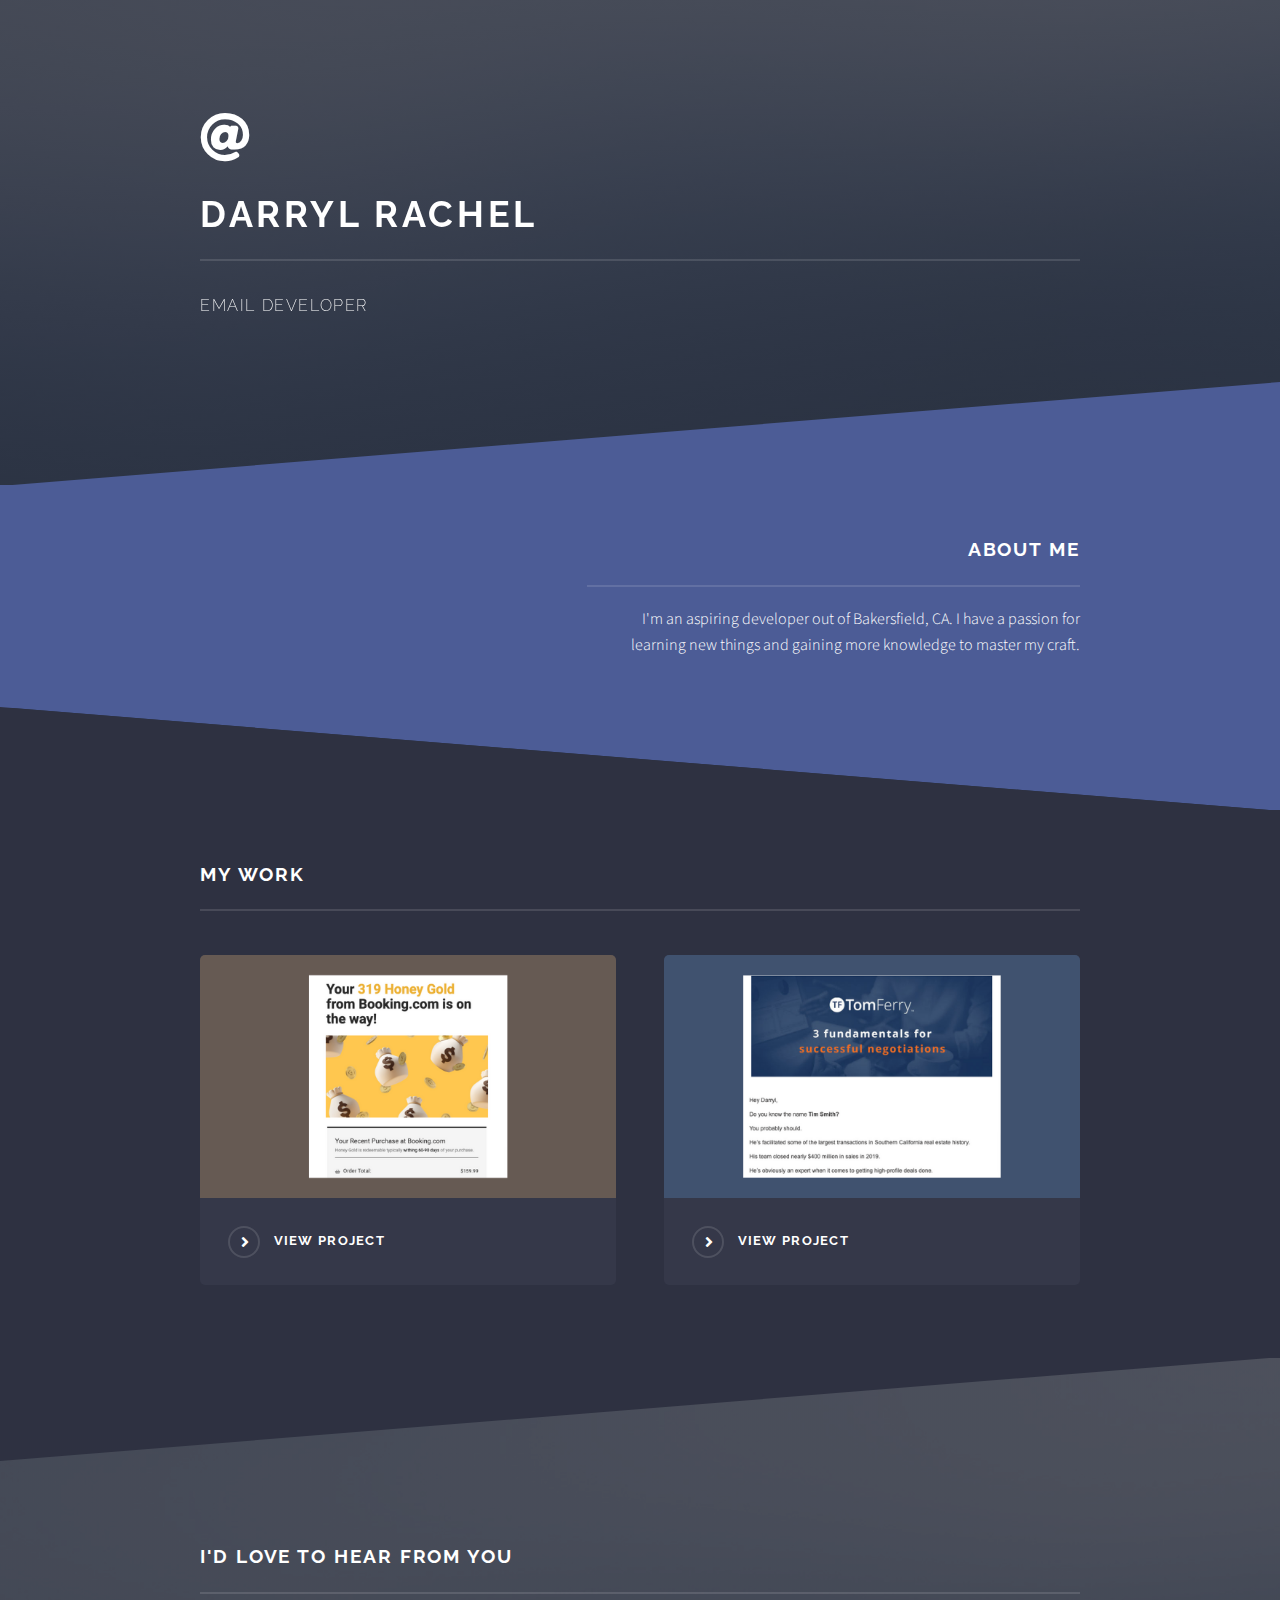
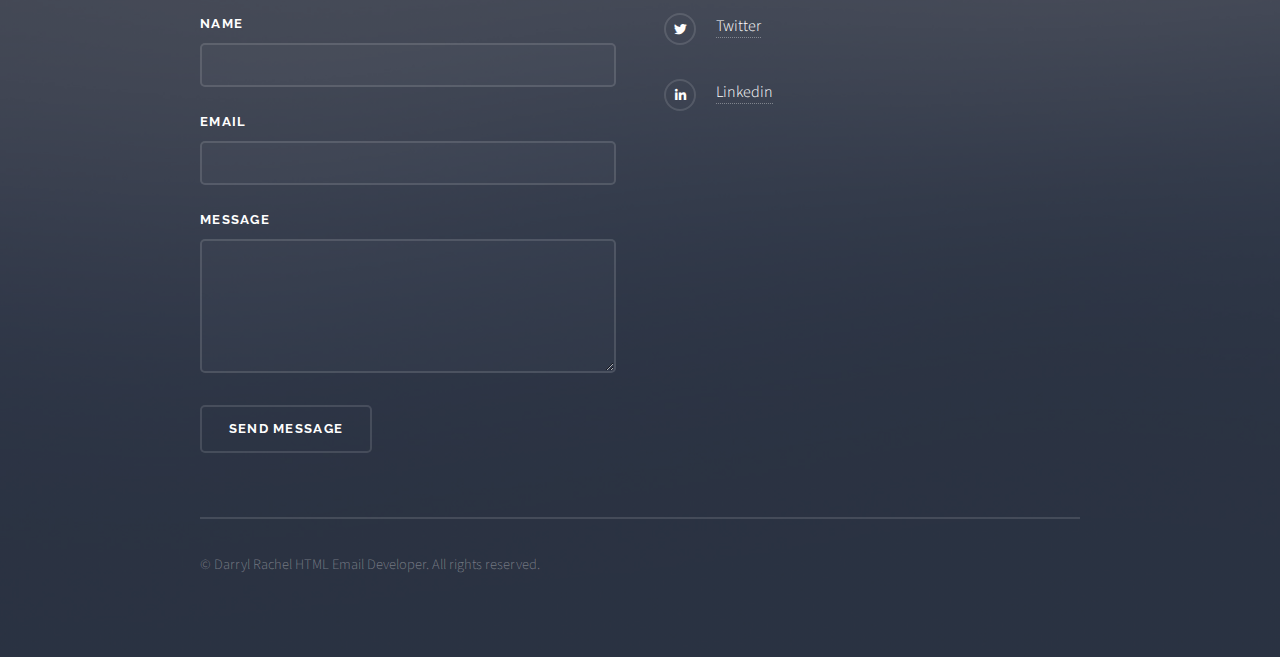
<file: index.html>
<!DOCTYPE HTML>
<html>
	<head>
		<title>Email Developer | Darryl Rachel</title>
		<meta charset="utf-8" />
		<meta name="viewport" content="width=device-width, initial-scale=1, user-scalable=no" />
		<link rel="stylesheet" href="assets/css/main.css" />
		<link rel="stylesheet" href="assets/css/styles.css">
		<noscript><link rel="stylesheet" href="assets/css/noscript.css" /></noscript>
	</head>
	<body class="is-preload">

		<!-- Page Wrapper -->
			<div id="page-wrapper">
					<section id="banner">
						<div class="inner">
							<div class="logo">
								<i style="font-size: 50px;" class="fas fa-at"></i>
							</div>
							<h2>Darryl Rachel</h2>
							<p>Email Developer</a></p>
						</div>
					</section>
				<!-- Wrapper -->
					<section id="wrapper">
						<!-- One -->
							<section id="one" class="wrapper spotlight style1">
								<div class="inner">
									<div class="content">
										<h2 class="major">About me</h2>
										<p>I'm an aspiring developer out of Bakersfield, CA. I have a passion for learning new things and gaining more knowledge to master my craft.</p>

										<!-- <p>Im an aspiring developer with a passion in internet marketing. </p> -->
									</div>
								</div>
							</section>
						<!-- Four -->
							<section id="four" class="wrapper alt style1">
								<div class="inner">
									<h2 class="major">My work</h2>
									<section class="features">
										<article>
											<a href="#" class="image"><img src="images/honey-572x334.png" alt="" /></a>
											<a href="assets/projects/honey-recreate/honey-receipt-recreate/main.html" target="_blank" class="special">View project</a>
										</article>
										<!-- <article>
											<a href="#" class="image"><img src="images/thecampus.jpg" alt="" /></a>
											<a href="" class="special">View project</a>
										</article> -->
										<article>
											<a href="" class="image"><img src="images/ferry.png" alt="" /></a>
											<a href="assets/projects/tomferry-newsletter/main.html" target="_blank" class="special">View project</a>
										</article>
									</section>
								</div>
							</section>
					</section>

				<!-- Footer -->
					<section id="footer">
						<div class="inner">
							<h2 class="major">i'd love to hear from you</h2>
							<form method="post" action="#">
								<div class="fields">
									<div class="field">
										<label for="name">Name</label>
										<input type="text" name="name" id="name" />
									</div>
									<div class="field">
										<label for="email">Email</label>
										<input type="email" name="email" id="email" />
									</div>
									<div class="field">
										<label for="message">Message</label>
										<textarea name="message" id="message" rows="4"></textarea>
									</div>
								</div>
								<ul class="actions">
									<li><input type="submit" value="Send Message" /></li>
								</ul>
							</form>
							<ul class="contact">
								
								
								<li class="icon brands fa-twitter"><a href="https://twitter.com/_darrylcodes">Twitter</a></li>
								<li class="icon brands fa-linkedin-in"><a href="https://www.linkedin.com/in/darrylrachel/">Linkedin</a></li>
							</ul>
							<ul class="copyright">
								<li>&copy; Darryl Rachel HTML Email Developer. All rights reserved.</li>
							</ul>
						</div>
					</section>

			</div>

		<!-- Scripts -->
			<script src="assets/js/jquery.min.js"></script>
			<script src="assets/js/jquery.scrollex.min.js"></script>
			<script src="assets/js/browser.min.js"></script>
			<script src="assets/js/breakpoints.min.js"></script>
			<script src="assets/js/util.js"></script>
			<script src="assets/js/main.js"></script>

	</body>
</html>
</file>
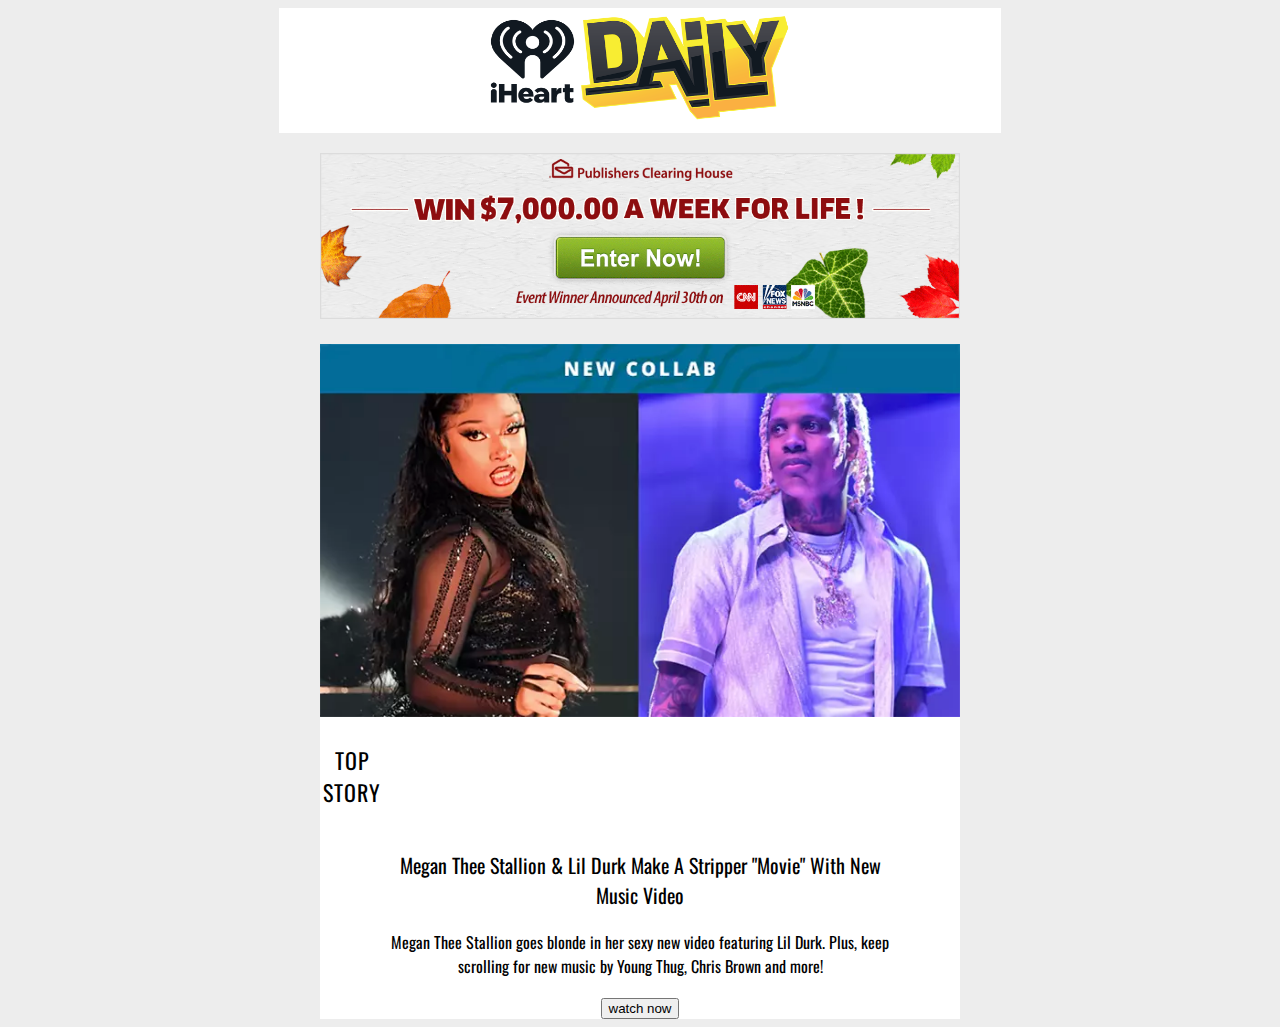
<file: assets/projects/iheart-newsletter/index.html>
<!DOCTYPE html>
<html lang="en">
<head>
  <meta charset="UTF-8">
  <meta http-equiv="X-UA-Compatible" content="IE=edge">
  <meta name="viewport" content="width=device-width, initial-scale=1.0">
  <link rel="preconnect" href="https://fonts.gstatic.com">
  <link href="https://fonts.googleapis.com/css2?family=Oswald:wght@300;400;500;700&display=swap" rel="stylesheet">
  <link rel="stylesheet" href="main.css">
  <!-- <link rel="stylesheet" href="guides.css"> -->
  <title></title>
</head>
<body>
  <table width="100%" border="0" cellpadding="0" cellspacing="0">
    <tr>
      <td>
        <!-- start of main container -->
        <table width="722" border="0" cellpadding="0" cellspacing="0" align="center">
          <tr>
            <td align="center" class="column header_column">
              <img src="img/header.png" alt="" class="header">
            </td>
          </tr>
          <!-- end of header row -->
          <table width="640" border="0" cellpadding="0" cellspacing="0" align="center" class="top_advert">
            <tr>
              <td class="column">
                <img src="img/clearing_house.gif" alt="" class="clearing_house_top">
              </td>
            </tr>
          </table>
          <!-- end of promo banner -->
          <table width="640" border="0" cellpadding="0" cellspacing="0" align="center" class="new_collab">
            <tr>
              <td class="column">
                <img src="img/top_story.webp" alt="" class="top_story">
              </td>
            </tr>
            <tr>
              <td>
                <table align="center" border="0" cellpadding="0" cellspacing="0" width="640">
                  <tr>
                    <td align="center" class="column headline">
                      <p class="title">top story</p>
                    </td>
                  </tr>
                  <tr>
                    <td width="10%"></td>
                    <td align="center" class="column headline">
                      <p class="sub_title">Megan Thee Stallion &amp; Lil Durk Make A Stripper "Movie" With New Music Video</p>
                      <p class="caption">Megan Thee Stallion goes blonde in her sexy new video featuring Lil Durk. Plus, keep scrolling for new music by Young Thug, Chris Brown and more!</p>
                      <button>watch now</button>
                    </td>
                    <td width="10%"></td>
                  </tr>
                </table>
              </td>
            </tr>
          </table>
        </table>
        <!-- end of main container -->
      </td>
    </tr>
  </table>
</body>
</html>
</file>
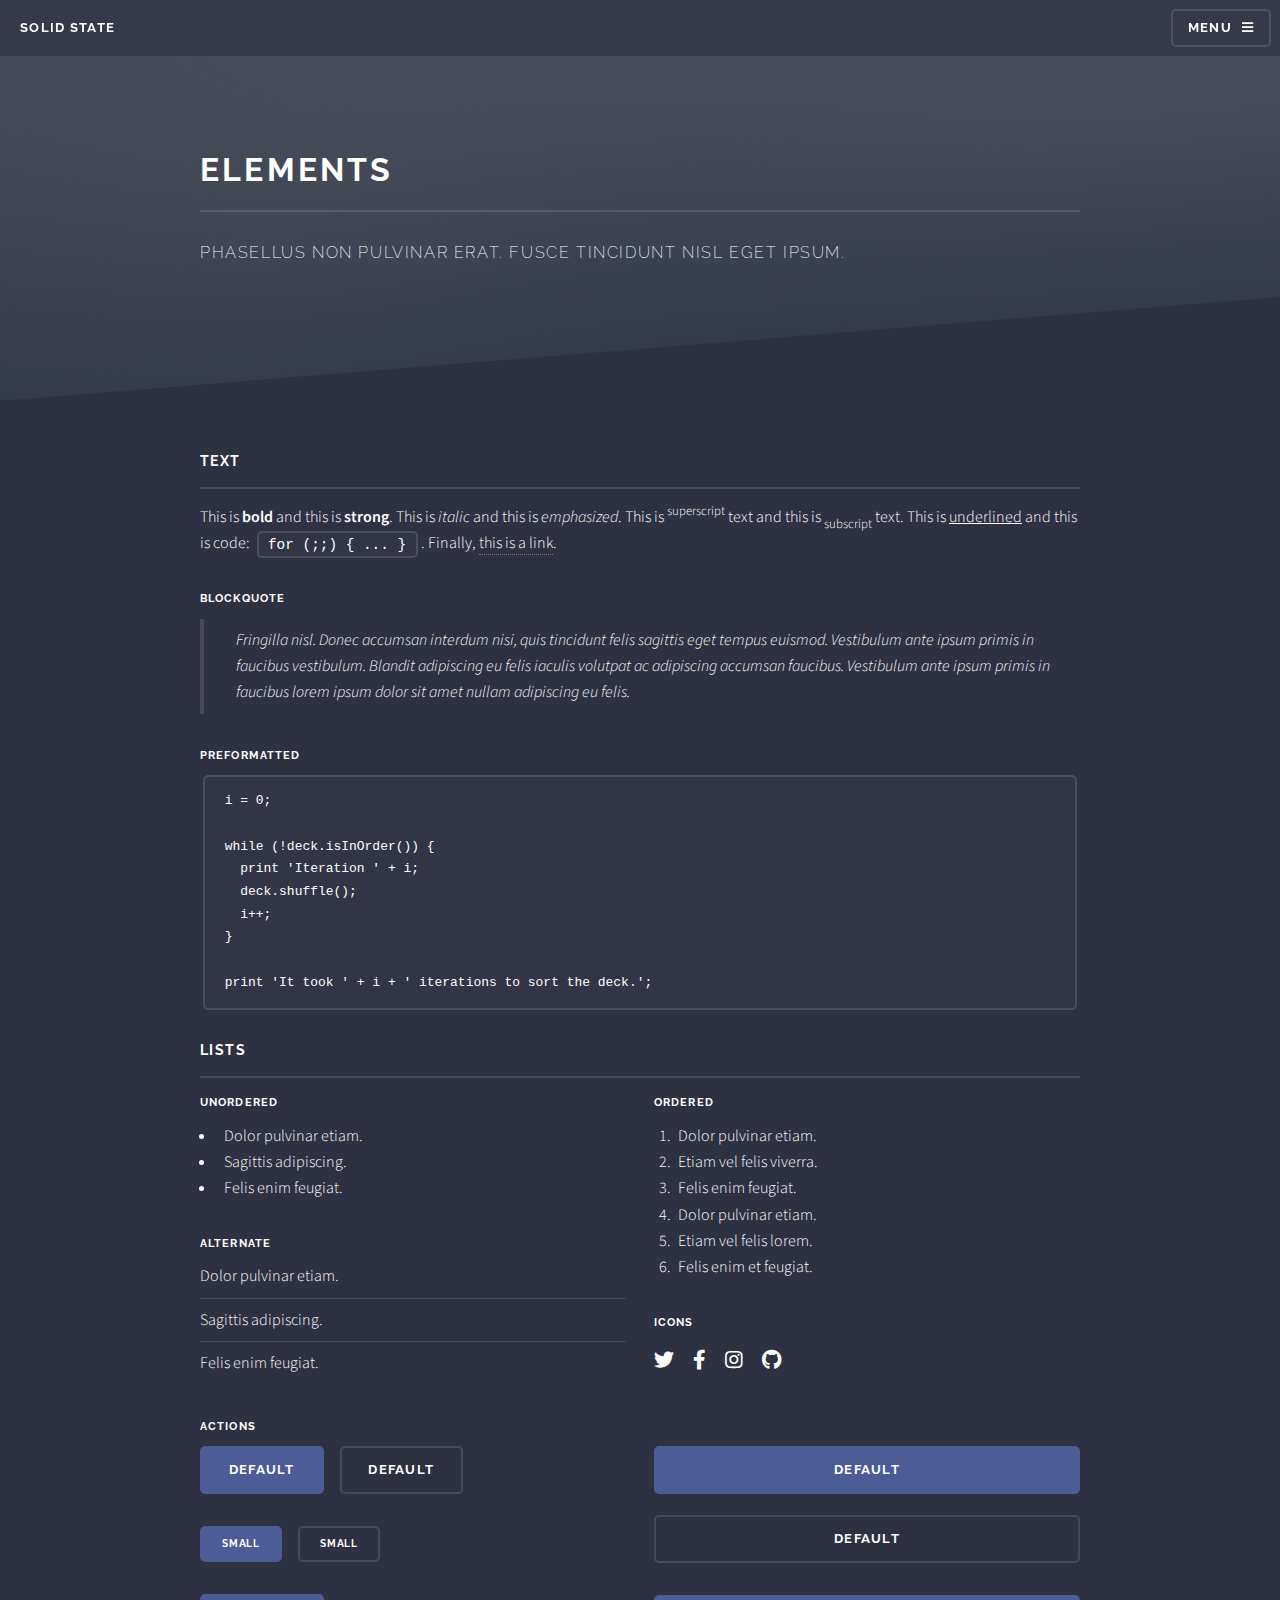
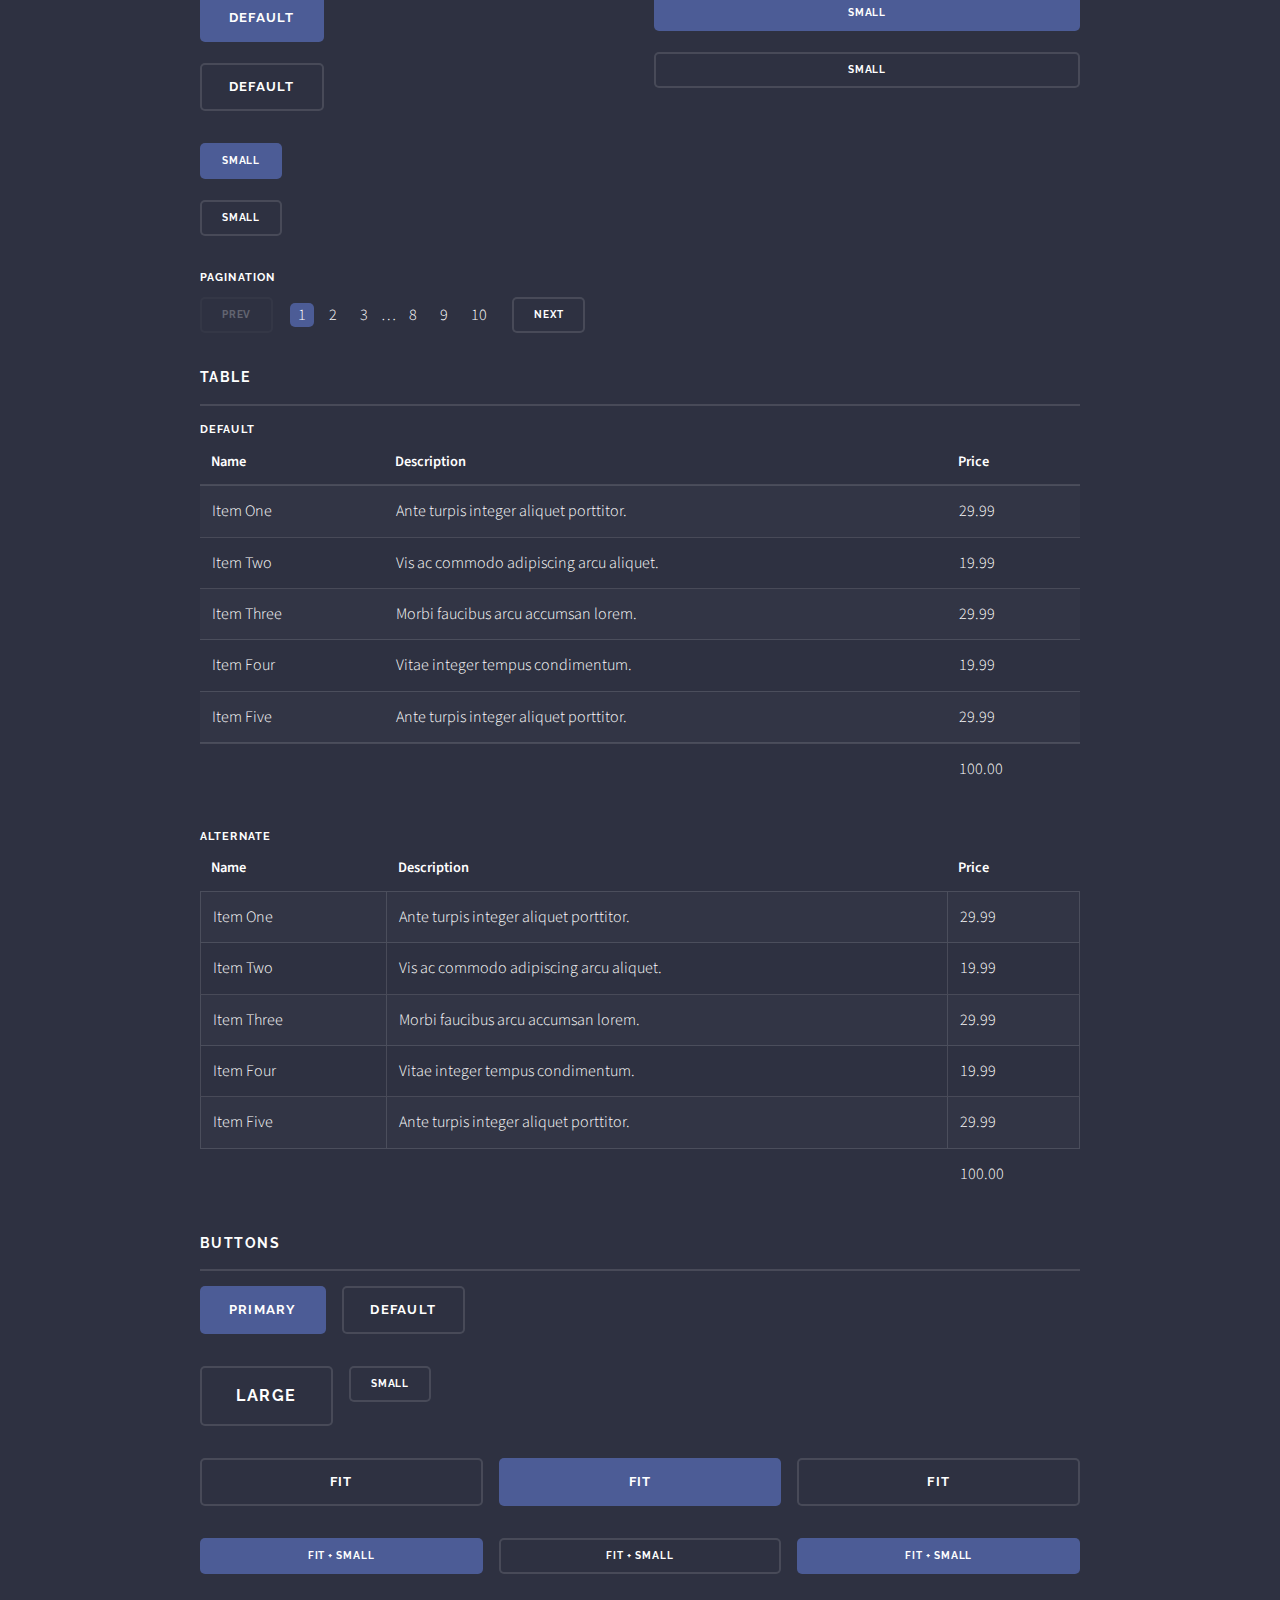
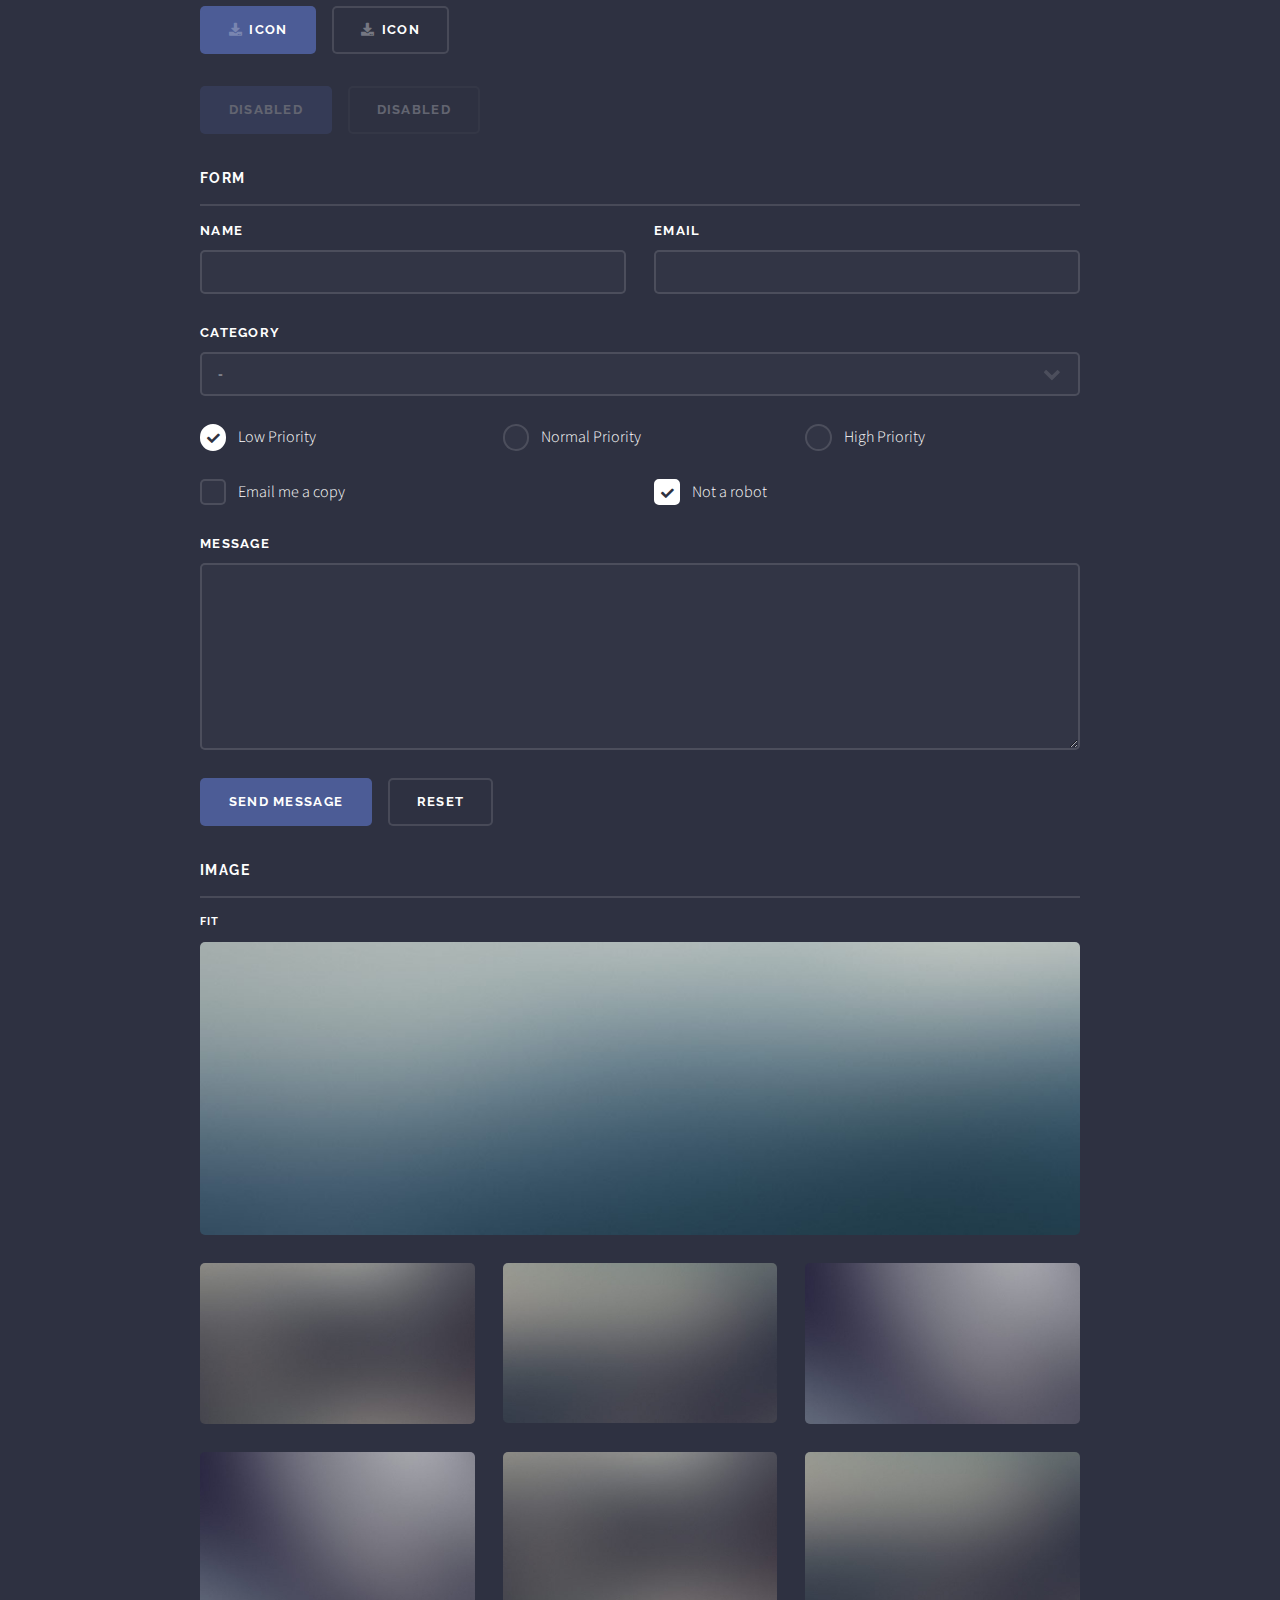
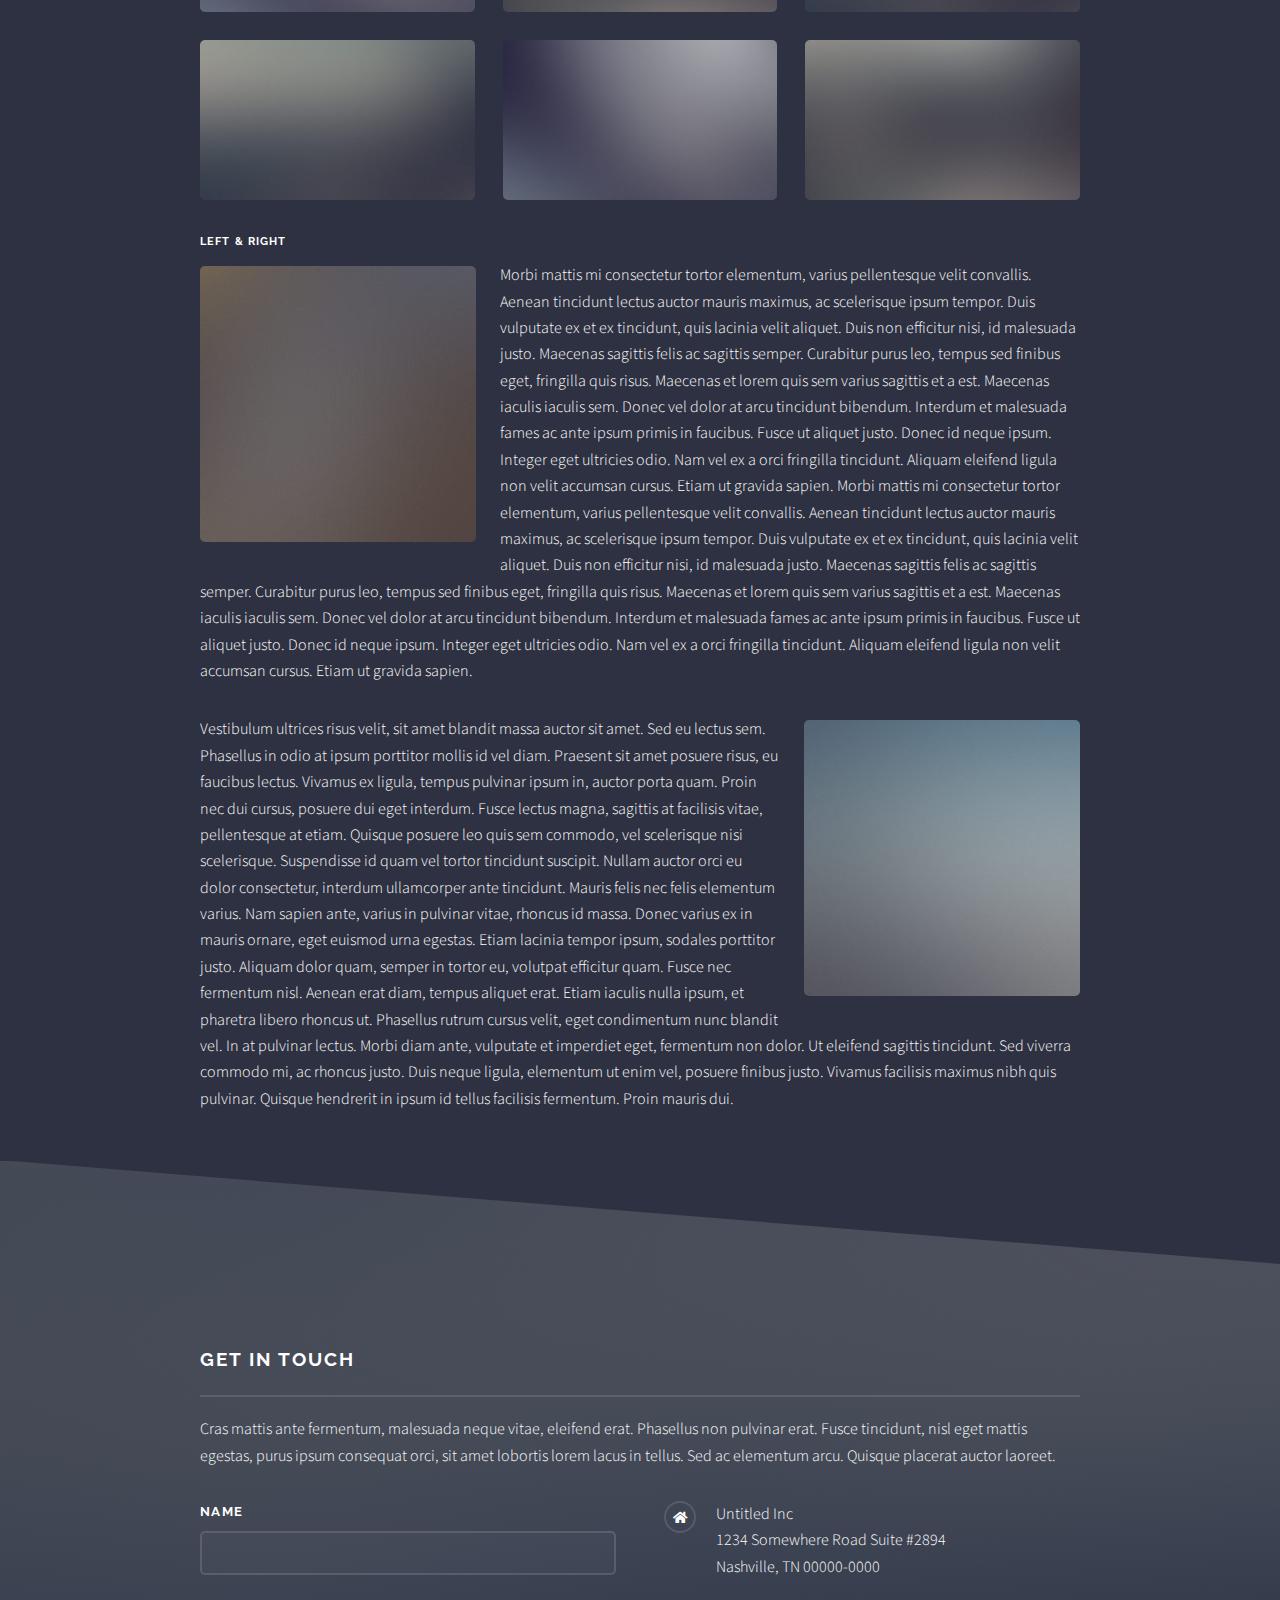
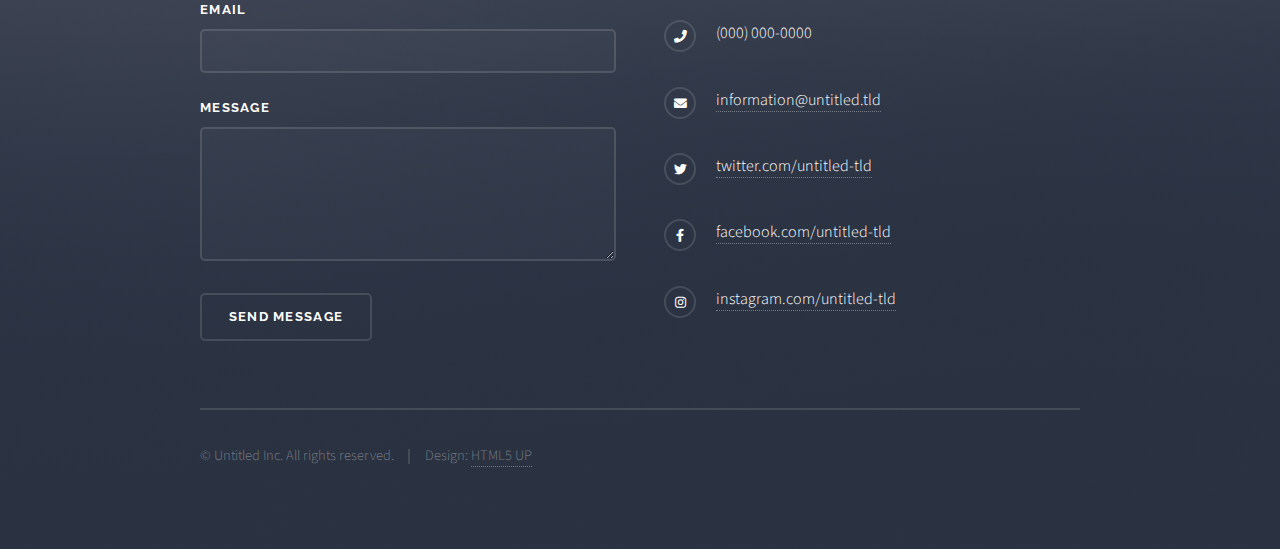
<file: elements.html>
<!DOCTYPE HTML>
<!--
	Solid State by HTML5 UP
	html5up.net | @ajlkn
	Free for personal and commercial use under the CCA 3.0 license (html5up.net/license)
-->
<html>
	<head>
		<title>Elements - Solid State by HTML5 UP</title>
		<meta charset="utf-8" />
		<meta name="viewport" content="width=device-width, initial-scale=1, user-scalable=no" />
		<link rel="stylesheet" href="assets/css/main.css" />
		<noscript><link rel="stylesheet" href="assets/css/noscript.css" /></noscript>
	</head>
	<body class="is-preload">

		<!-- Page Wrapper -->
			<div id="page-wrapper">

				<!-- Header -->
					<header id="header">
						<h1><a href="index.html">Solid State</a></h1>
						<nav>
							<a href="#menu">Menu</a>
						</nav>
					</header>

				<!-- Menu -->
					<nav id="menu">
						<div class="inner">
							<h2>Menu</h2>
							<ul class="links">
								<li><a href="index.html">Home</a></li>
								<li><a href="generic.html">Generic</a></li>
								<li><a href="elements.html">Elements</a></li>
								<li><a href="#">Log In</a></li>
								<li><a href="#">Sign Up</a></li>
							</ul>
							<a href="#" class="close">Close</a>
						</div>
					</nav>

				<!-- Wrapper -->
					<section id="wrapper">
						<header>
							<div class="inner">
								<h2>Elements</h2>
								<p>Phasellus non pulvinar erat. Fusce tincidunt nisl eget ipsum.</p>
							</div>
						</header>

						<!-- Content -->
							<div class="wrapper">
								<div class="inner">

									<section>
										<h3 class="major">Text</h3>
										<p>This is <b>bold</b> and this is <strong>strong</strong>. This is <i>italic</i> and this is <em>emphasized</em>.
										This is <sup>superscript</sup> text and this is <sub>subscript</sub> text.
										This is <u>underlined</u> and this is code: <code>for (;;) { ... }</code>. Finally, <a href="#">this is a link</a>.</p>
										<h4>Blockquote</h4>
										<blockquote>Fringilla nisl. Donec accumsan interdum nisi, quis tincidunt felis sagittis eget tempus euismod. Vestibulum ante ipsum primis in faucibus vestibulum. Blandit adipiscing eu felis iaculis volutpat ac adipiscing accumsan faucibus. Vestibulum ante ipsum primis in faucibus lorem ipsum dolor sit amet nullam adipiscing eu felis.</blockquote>
										<h4>Preformatted</h4>
										<pre><code>i = 0;

while (!deck.isInOrder()) {
  print 'Iteration ' + i;
  deck.shuffle();
  i++;
}

print 'It took ' + i + ' iterations to sort the deck.';</code></pre>
									</section>

									<section>
										<h3 class="major">Lists</h3>
										<div class="row">
											<div class="col-6 col-12-medium">
												<h4>Unordered</h4>
												<ul>
													<li>Dolor pulvinar etiam.</li>
													<li>Sagittis adipiscing.</li>
													<li>Felis enim feugiat.</li>
												</ul>
												<h4>Alternate</h4>
												<ul class="alt">
													<li>Dolor pulvinar etiam.</li>
													<li>Sagittis adipiscing.</li>
													<li>Felis enim feugiat.</li>
												</ul>
											</div>
											<div class="col-6 col-12-medium">
												<h4>Ordered</h4>
												<ol>
													<li>Dolor pulvinar etiam.</li>
													<li>Etiam vel felis viverra.</li>
													<li>Felis enim feugiat.</li>
													<li>Dolor pulvinar etiam.</li>
													<li>Etiam vel felis lorem.</li>
													<li>Felis enim et feugiat.</li>
												</ol>
												<h4>Icons</h4>
												<ul class="icons">
													<li><a href="#" class="icon brands fa-twitter"><span class="label">Twitter</span></a></li>
													<li><a href="#" class="icon brands fa-facebook-f"><span class="label">Facebook</span></a></li>
													<li><a href="#" class="icon brands fa-instagram"><span class="label">Instagram</span></a></li>
													<li><a href="#" class="icon brands fa-github"><span class="label">Github</span></a></li>
												</ul>
											</div>
										</div>
										<h4>Actions</h4>
										<div class="row">
											<div class="col-6 col-12-medium">
												<ul class="actions">
													<li><a href="#" class="button primary">Default</a></li>
													<li><a href="#" class="button">Default</a></li>
												</ul>
												<ul class="actions small">
													<li><a href="#" class="button primary small">Small</a></li>
													<li><a href="#" class="button small">Small</a></li>
												</ul>
												<ul class="actions stacked">
													<li><a href="#" class="button primary">Default</a></li>
													<li><a href="#" class="button">Default</a></li>
												</ul>
												<ul class="actions stacked small">
													<li><a href="#" class="button primary small">Small</a></li>
													<li><a href="#" class="button small">Small</a></li>
												</ul>
											</div>
											<div class="col-6 col-12-medium">
												<ul class="actions stacked">
													<li><a href="#" class="button primary fit">Default</a></li>
													<li><a href="#" class="button fit">Default</a></li>
												</ul>
												<ul class="actions stacked small">
													<li><a href="#" class="button primary small fit">Small</a></li>
													<li><a href="#" class="button small fit">Small</a></li>
												</ul>
											</div>
										</div>
										<h4>Pagination</h4>
										<ul class="pagination">
											<li><span class="button small disabled">Prev</span></li>
											<li><a href="#" class="page active">1</a></li>
											<li><a href="#" class="page">2</a></li>
											<li><a href="#" class="page">3</a></li>
											<li><span>&hellip;</span></li>
											<li><a href="#" class="page">8</a></li>
											<li><a href="#" class="page">9</a></li>
											<li><a href="#" class="page">10</a></li>
											<li><a href="#" class="button small">Next</a></li>
										</ul>
									</section>

									<section>
										<h3 class="major">Table</h3>
										<h4>Default</h4>
										<div class="table-wrapper">
											<table>
												<thead>
													<tr>
														<th>Name</th>
														<th>Description</th>
														<th>Price</th>
													</tr>
												</thead>
												<tbody>
													<tr>
														<td>Item One</td>
														<td>Ante turpis integer aliquet porttitor.</td>
														<td>29.99</td>
													</tr>
													<tr>
														<td>Item Two</td>
														<td>Vis ac commodo adipiscing arcu aliquet.</td>
														<td>19.99</td>
													</tr>
													<tr>
														<td>Item Three</td>
														<td> Morbi faucibus arcu accumsan lorem.</td>
														<td>29.99</td>
													</tr>
													<tr>
														<td>Item Four</td>
														<td>Vitae integer tempus condimentum.</td>
														<td>19.99</td>
													</tr>
													<tr>
														<td>Item Five</td>
														<td>Ante turpis integer aliquet porttitor.</td>
														<td>29.99</td>
													</tr>
												</tbody>
												<tfoot>
													<tr>
														<td colspan="2"></td>
														<td>100.00</td>
													</tr>
												</tfoot>
											</table>
										</div>

										<h4>Alternate</h4>
										<div class="table-wrapper">
											<table class="alt">
												<thead>
													<tr>
														<th>Name</th>
														<th>Description</th>
														<th>Price</th>
													</tr>
												</thead>
												<tbody>
													<tr>
														<td>Item One</td>
														<td>Ante turpis integer aliquet porttitor.</td>
														<td>29.99</td>
													</tr>
													<tr>
														<td>Item Two</td>
														<td>Vis ac commodo adipiscing arcu aliquet.</td>
														<td>19.99</td>
													</tr>
													<tr>
														<td>Item Three</td>
														<td> Morbi faucibus arcu accumsan lorem.</td>
														<td>29.99</td>
													</tr>
													<tr>
														<td>Item Four</td>
														<td>Vitae integer tempus condimentum.</td>
														<td>19.99</td>
													</tr>
													<tr>
														<td>Item Five</td>
														<td>Ante turpis integer aliquet porttitor.</td>
														<td>29.99</td>
													</tr>
												</tbody>
												<tfoot>
													<tr>
														<td colspan="2"></td>
														<td>100.00</td>
													</tr>
												</tfoot>
											</table>
										</div>
									</section>

									<section>
										<h3 class="major">Buttons</h3>
										<ul class="actions">
											<li><a href="#" class="button primary">Primary</a></li>
											<li><a href="#" class="button">Default</a></li>
										</ul>
										<ul class="actions">
											<li><a href="#" class="button large">Large</a></li>
											<li><a href="#" class="button small">Small</a></li>
										</ul>
										<ul class="actions fit">
											<li><a href="#" class="button fit">Fit</a></li>
											<li><a href="#" class="button primary fit">Fit</a></li>
											<li><a href="#" class="button fit">Fit</a></li>
										</ul>
										<ul class="actions fit small">
											<li><a href="#" class="button primary fit small">Fit + Small</a></li>
											<li><a href="#" class="button fit small">Fit + Small</a></li>
											<li><a href="#" class="button primary fit small">Fit + Small</a></li>
										</ul>
										<ul class="actions">
											<li><a href="#" class="button primary icon solid fa-download">Icon</a></li>
											<li><a href="#" class="button icon solid fa-download">Icon</a></li>
										</ul>
										<ul class="actions">
											<li><span class="button primary disabled">Disabled</span></li>
											<li><span class="button disabled">Disabled</span></li>
										</ul>
									</section>

									<section>
										<h3 class="major">Form</h3>
										<form method="post" action="#">
											<div class="row gtr-uniform">
												<div class="col-6 col-12-xsmall">
													<label for="demo-name">Name</label>
													<input type="text" name="demo-name" id="demo-name" value="" />
												</div>
												<div class="col-6 col-12-xsmall">
													<label for="demo-email">Email</label>
													<input type="email" name="demo-email" id="demo-email" value="" />
												</div>
												<div class="col-12">
													<label for="demo-category">Category</label>
													<select name="demo-category" id="demo-category">
														<option value="">-</option>
														<option value="1">Manufacturing</option>
														<option value="1">Shipping</option>
														<option value="1">Administration</option>
														<option value="1">Human Resources</option>
													</select>
												</div>
												<div class="col-4 col-12-small">
													<input type="radio" id="demo-priority-low" name="demo-priority" checked>
													<label for="demo-priority-low">Low Priority</label>
												</div>
												<div class="col-4 col-12-small">
													<input type="radio" id="demo-priority-normal" name="demo-priority">
													<label for="demo-priority-normal">Normal Priority</label>
												</div>
												<div class="col-4 col-12-small">
													<input type="radio" id="demo-priority-high" name="demo-priority">
													<label for="demo-priority-high">High Priority</label>
												</div>
												<div class="col-6 col-12-small">
													<input type="checkbox" id="demo-copy" name="demo-copy">
													<label for="demo-copy">Email me a copy</label>
												</div>
												<div class="col-6 col-12-small">
													<input type="checkbox" id="demo-human" name="demo-human" checked>
													<label for="demo-human">Not a robot</label>
												</div>
												<div class="col-12">
													<label for="demo-message">Message</label>
													<textarea name="demo-message" id="demo-message" rows="6"></textarea>
												</div>
												<div class="col-12">
													<ul class="actions">
														<li><input type="submit" value="Send Message" class="primary" /></li>
														<li><input type="reset" value="Reset" /></li>
													</ul>
												</div>
											</div>
										</form>
									</section>

									<section>
										<h3 class="major">Image</h3>
										<h4>Fit</h4>
										<div class="box alt">
											<div class="row gtr-uniform">
												<div class="col-12"><span class="image fit"><img src="images/pic08.jpg" alt="" /></span></div>
												<div class="col-4"><span class="image fit"><img src="images/pic05.jpg" alt="" /></span></div>
												<div class="col-4"><span class="image fit"><img src="images/pic06.jpg" alt="" /></span></div>
												<div class="col-4"><span class="image fit"><img src="images/pic07.jpg" alt="" /></span></div>
												<div class="col-4"><span class="image fit"><img src="images/pic07.jpg" alt="" /></span></div>
												<div class="col-4"><span class="image fit"><img src="images/pic05.jpg" alt="" /></span></div>
												<div class="col-4"><span class="image fit"><img src="images/pic06.jpg" alt="" /></span></div>
												<div class="col-4"><span class="image fit"><img src="images/pic06.jpg" alt="" /></span></div>
												<div class="col-4"><span class="image fit"><img src="images/pic07.jpg" alt="" /></span></div>
												<div class="col-4"><span class="image fit"><img src="images/pic05.jpg" alt="" /></span></div>
											</div>
										</div>
										<h4>Left &amp; Right</h4>
										<p><span class="image left"><img src="images/pic01.jpg" alt="" /></span>Morbi mattis mi consectetur tortor elementum, varius pellentesque velit convallis. Aenean tincidunt lectus auctor mauris maximus, ac scelerisque ipsum tempor. Duis vulputate ex et ex tincidunt, quis lacinia velit aliquet. Duis non efficitur nisi, id malesuada justo. Maecenas sagittis felis ac sagittis semper. Curabitur purus leo, tempus sed finibus eget, fringilla quis risus. Maecenas et lorem quis sem varius sagittis et a est. Maecenas iaculis iaculis sem. Donec vel dolor at arcu tincidunt bibendum. Interdum et malesuada fames ac ante ipsum primis in faucibus. Fusce ut aliquet justo. Donec id neque ipsum. Integer eget ultricies odio. Nam vel ex a orci fringilla tincidunt. Aliquam eleifend ligula non velit accumsan cursus. Etiam ut gravida sapien. Morbi mattis mi consectetur tortor elementum, varius pellentesque velit convallis. Aenean tincidunt lectus auctor mauris maximus, ac scelerisque ipsum tempor. Duis vulputate ex et ex tincidunt, quis lacinia velit aliquet. Duis non efficitur nisi, id malesuada justo. Maecenas sagittis felis ac sagittis semper. Curabitur purus leo, tempus sed finibus eget, fringilla quis risus. Maecenas et lorem quis sem varius sagittis et a est. Maecenas iaculis iaculis sem. Donec vel dolor at arcu tincidunt bibendum. Interdum et malesuada fames ac ante ipsum primis in faucibus. Fusce ut aliquet justo. Donec id neque ipsum. Integer eget ultricies odio. Nam vel ex a orci fringilla tincidunt. Aliquam eleifend ligula non velit accumsan cursus. Etiam ut gravida sapien.</p>
										<p><span class="image right"><img src="images/pic02.jpg" alt="" /></span>Vestibulum ultrices risus velit, sit amet blandit massa auctor sit amet. Sed eu lectus sem. Phasellus in odio at ipsum porttitor mollis id vel diam. Praesent sit amet posuere risus, eu faucibus lectus. Vivamus ex ligula, tempus pulvinar ipsum in, auctor porta quam. Proin nec dui cursus, posuere dui eget interdum. Fusce lectus magna, sagittis at facilisis vitae, pellentesque at etiam. Quisque posuere leo quis sem commodo, vel scelerisque nisi scelerisque. Suspendisse id quam vel tortor tincidunt suscipit. Nullam auctor orci eu dolor consectetur, interdum ullamcorper ante tincidunt. Mauris felis nec felis elementum varius. Nam sapien ante, varius in pulvinar vitae, rhoncus id massa. Donec varius ex in mauris ornare, eget euismod urna egestas. Etiam lacinia tempor ipsum, sodales porttitor justo. Aliquam dolor quam, semper in tortor eu, volutpat efficitur quam. Fusce nec fermentum nisl. Aenean erat diam, tempus aliquet erat. Etiam iaculis nulla ipsum, et pharetra libero rhoncus ut. Phasellus rutrum cursus velit, eget condimentum nunc blandit vel. In at pulvinar lectus. Morbi diam ante, vulputate et imperdiet eget, fermentum non dolor. Ut eleifend sagittis tincidunt. Sed viverra commodo mi, ac rhoncus justo. Duis neque ligula, elementum ut enim vel, posuere finibus justo. Vivamus facilisis maximus nibh quis pulvinar. Quisque hendrerit in ipsum id tellus facilisis fermentum. Proin mauris dui.</p>
									</section>

								</div>
							</div>

					</section>

				<!-- Footer -->
					<section id="footer">
						<div class="inner">
							<h2 class="major">Get in touch</h2>
							<p>Cras mattis ante fermentum, malesuada neque vitae, eleifend erat. Phasellus non pulvinar erat. Fusce tincidunt, nisl eget mattis egestas, purus ipsum consequat orci, sit amet lobortis lorem lacus in tellus. Sed ac elementum arcu. Quisque placerat auctor laoreet.</p>
							<form method="post" action="#">
								<div class="fields">
									<div class="field">
										<label for="name">Name</label>
										<input type="text" name="name" id="name" />
									</div>
									<div class="field">
										<label for="email">Email</label>
										<input type="email" name="email" id="email" />
									</div>
									<div class="field">
										<label for="message">Message</label>
										<textarea name="message" id="message" rows="4"></textarea>
									</div>
								</div>
								<ul class="actions">
									<li><input type="submit" value="Send Message" /></li>
								</ul>
							</form>
							<ul class="contact">
								<li class="icon solid fa-home">
									Untitled Inc<br />
									1234 Somewhere Road Suite #2894<br />
									Nashville, TN 00000-0000
								</li>
								<li class="icon solid fa-phone">(000) 000-0000</li>
								<li class="icon solid fa-envelope"><a href="#">information@untitled.tld</a></li>
								<li class="icon brands fa-twitter"><a href="#">twitter.com/untitled-tld</a></li>
								<li class="icon brands fa-facebook-f"><a href="#">facebook.com/untitled-tld</a></li>
								<li class="icon brands fa-instagram"><a href="#">instagram.com/untitled-tld</a></li>
							</ul>
							<ul class="copyright">
								<li>&copy; Untitled Inc. All rights reserved.</li><li>Design: <a href="http://html5up.net">HTML5 UP</a></li>
							</ul>
						</div>
					</section>

			</div>

		<!-- Scripts -->
			<script src="assets/js/jquery.min.js"></script>
			<script src="assets/js/jquery.scrollex.min.js"></script>
			<script src="assets/js/browser.min.js"></script>
			<script src="assets/js/breakpoints.min.js"></script>
			<script src="assets/js/util.js"></script>
			<script src="assets/js/main.js"></script>

	</body>
</html>
</file>
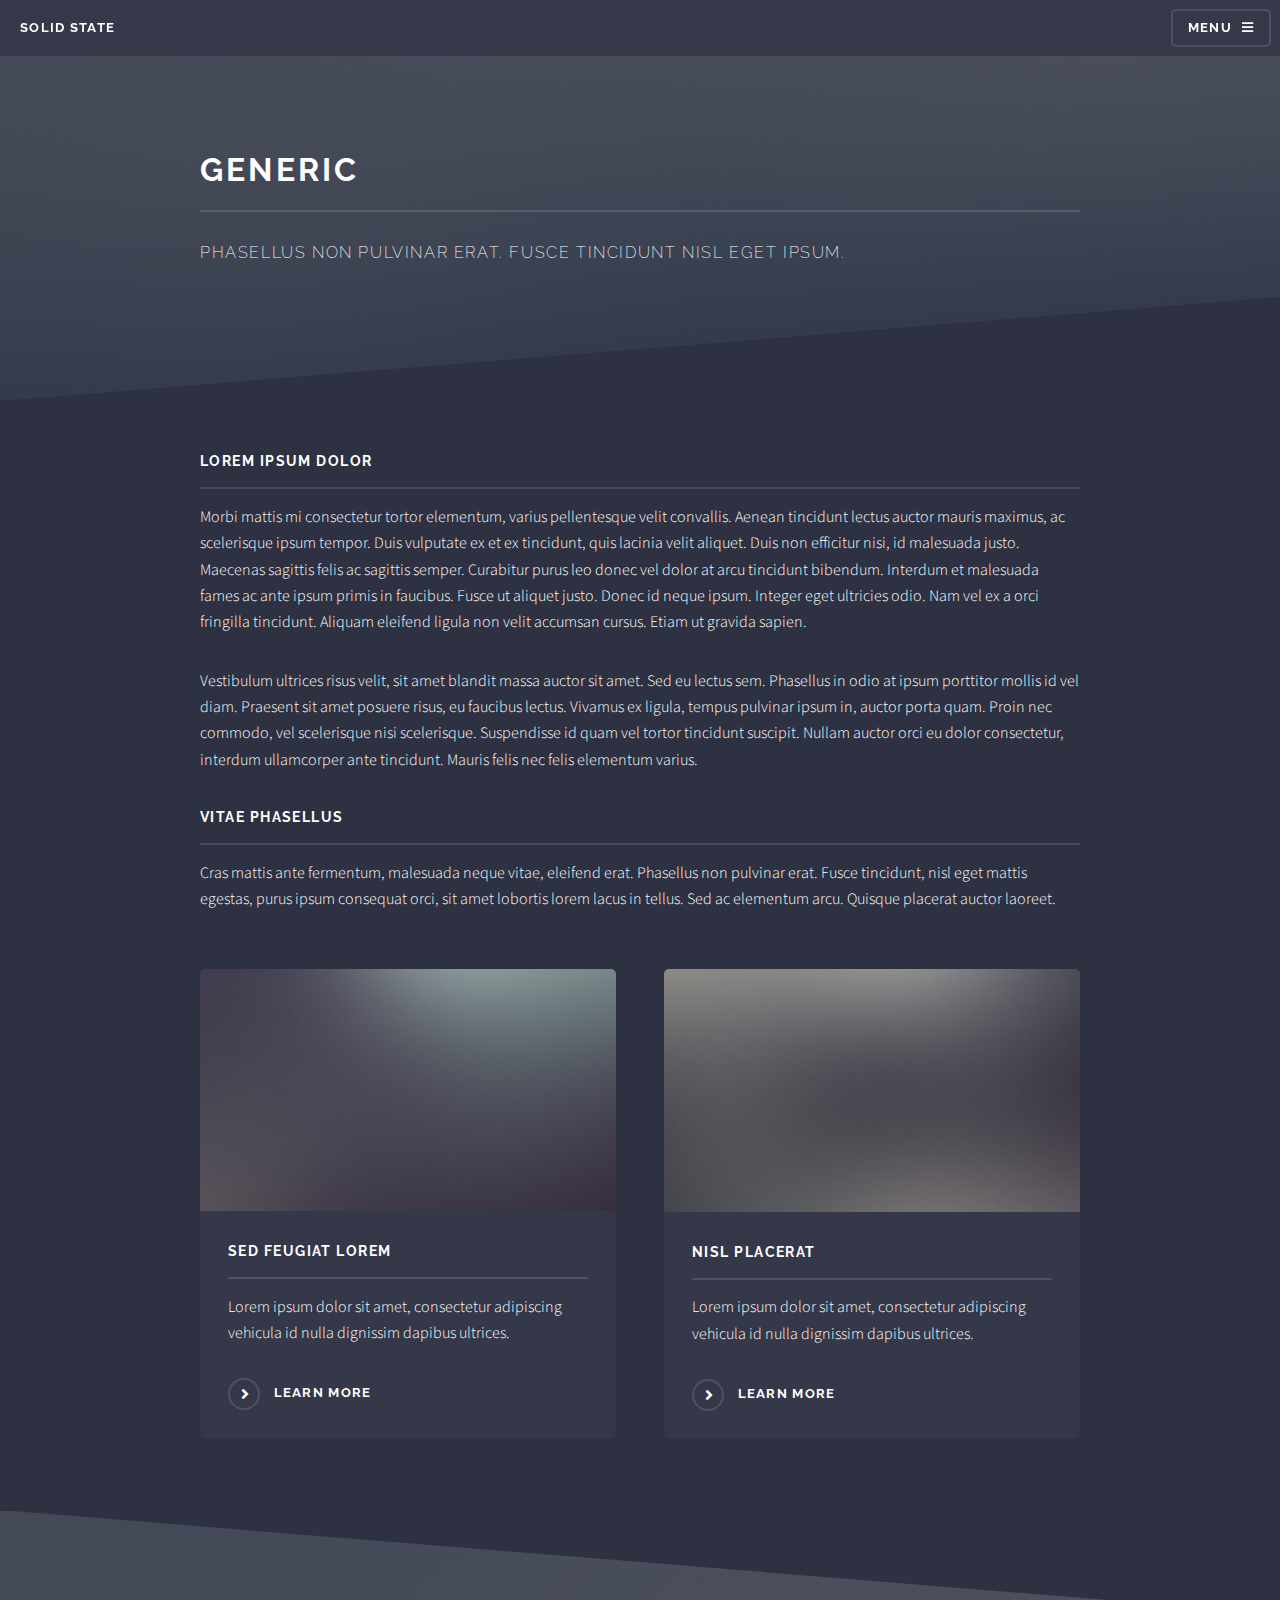
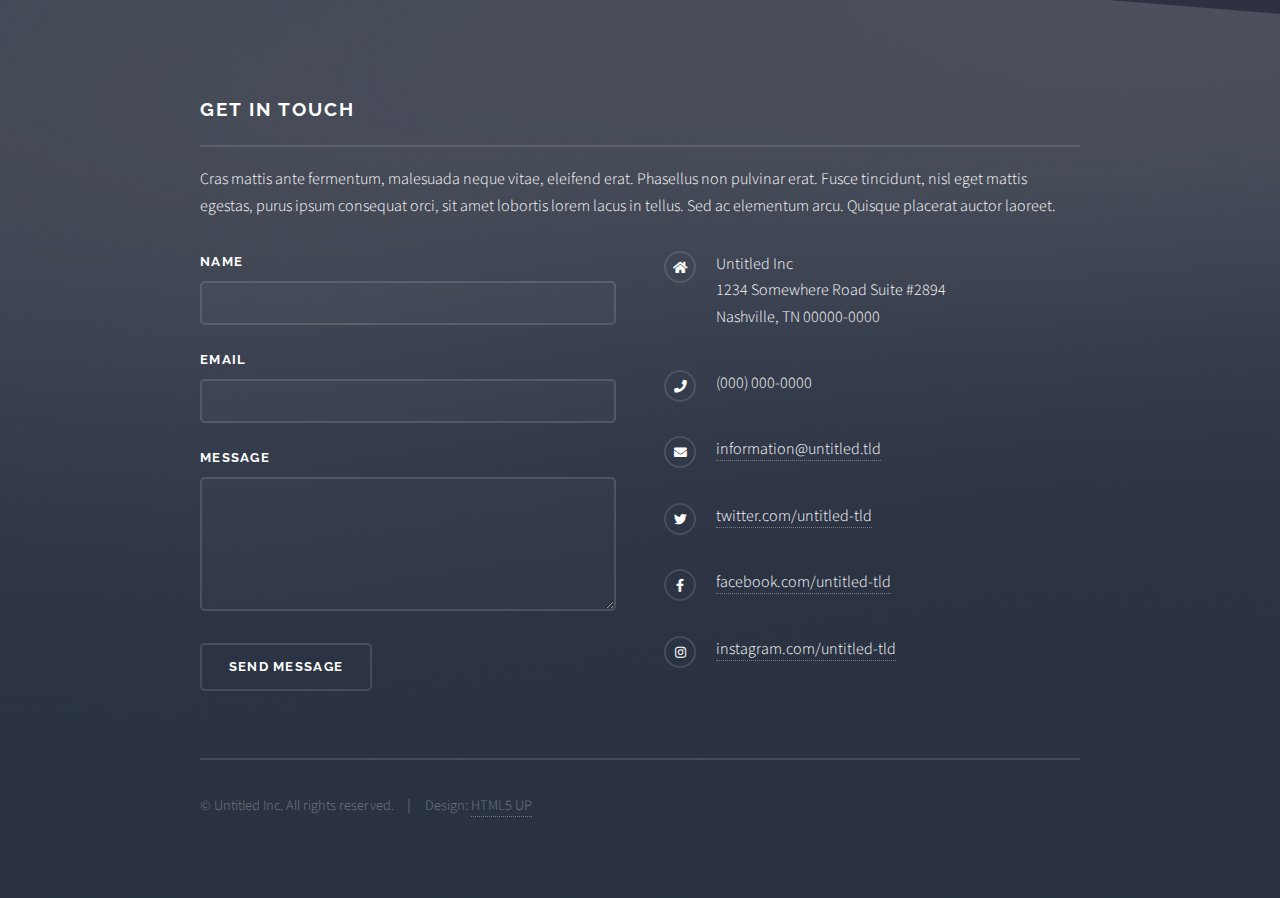
<file: generic.html>
<!DOCTYPE HTML>
<!--
	Solid State by HTML5 UP
	html5up.net | @ajlkn
	Free for personal and commercial use under the CCA 3.0 license (html5up.net/license)
-->
<html>
	<head>
		<title>Generic - Solid State by HTML5 UP</title>
		<meta charset="utf-8" />
		<meta name="viewport" content="width=device-width, initial-scale=1, user-scalable=no" />
		<link rel="stylesheet" href="assets/css/main.css" />
		<noscript><link rel="stylesheet" href="assets/css/noscript.css" /></noscript>
	</head>
	<body class="is-preload">

		<!-- Page Wrapper -->
			<div id="page-wrapper">

				<!-- Header -->
					<header id="header">
						<h1><a href="index.html">Solid State</a></h1>
						<nav>
							<a href="#menu">Menu</a>
						</nav>
					</header>

				<!-- Menu -->
					<nav id="menu">
						<div class="inner">
							<h2>Menu</h2>
							<ul class="links">
								<li><a href="index.html">Home</a></li>
								<li><a href="generic.html">Generic</a></li>
								<li><a href="elements.html">Elements</a></li>
								<li><a href="#">Log In</a></li>
								<li><a href="#">Sign Up</a></li>
							</ul>
							<a href="#" class="close">Close</a>
						</div>
					</nav>

				<!-- Wrapper -->
					<section id="wrapper">
						<header>
							<div class="inner">
								<h2>Generic</h2>
								<p>Phasellus non pulvinar erat. Fusce tincidunt nisl eget ipsum.</p>
							</div>
						</header>

						<!-- Content -->
							<div class="wrapper">
								<div class="inner">

									<h3 class="major">Lorem ipsum dolor</h3>
									<p>Morbi mattis mi consectetur tortor elementum, varius pellentesque velit convallis. Aenean tincidunt lectus auctor mauris maximus, ac scelerisque ipsum tempor. Duis vulputate ex et ex tincidunt, quis lacinia velit aliquet. Duis non efficitur nisi, id malesuada justo. Maecenas sagittis felis ac sagittis semper. Curabitur purus leo donec vel dolor at arcu tincidunt bibendum. Interdum et malesuada fames ac ante ipsum primis in faucibus. Fusce ut aliquet justo. Donec id neque ipsum. Integer eget ultricies odio. Nam vel ex a orci fringilla tincidunt. Aliquam eleifend ligula non velit accumsan cursus. Etiam ut gravida sapien.</p>

									<p>Vestibulum ultrices risus velit, sit amet blandit massa auctor sit amet. Sed eu lectus sem. Phasellus in odio at ipsum porttitor mollis id vel diam. Praesent sit amet posuere risus, eu faucibus lectus. Vivamus ex ligula, tempus pulvinar ipsum in, auctor porta quam. Proin nec commodo, vel scelerisque nisi scelerisque. Suspendisse id quam vel tortor tincidunt suscipit. Nullam auctor orci eu dolor consectetur, interdum ullamcorper ante tincidunt. Mauris felis nec felis elementum varius.</p>

									<h3 class="major">Vitae phasellus</h3>
									<p>Cras mattis ante fermentum, malesuada neque vitae, eleifend erat. Phasellus non pulvinar erat. Fusce tincidunt, nisl eget mattis egestas, purus ipsum consequat orci, sit amet lobortis lorem lacus in tellus. Sed ac elementum arcu. Quisque placerat auctor laoreet.</p>

									<section class="features">
										<article>
											<a href="#" class="image"><img src="images/pic04.jpg" alt="" /></a>
											<h3 class="major">Sed feugiat lorem</h3>
											<p>Lorem ipsum dolor sit amet, consectetur adipiscing vehicula id nulla dignissim dapibus ultrices.</p>
											<a href="#" class="special">Learn more</a>
										</article>
										<article>
											<a href="#" class="image"><img src="images/pic05.jpg" alt="" /></a>
											<h3 class="major">Nisl placerat</h3>
											<p>Lorem ipsum dolor sit amet, consectetur adipiscing vehicula id nulla dignissim dapibus ultrices.</p>
											<a href="#" class="special">Learn more</a>
										</article>
									</section>

								</div>
							</div>

					</section>

				<!-- Footer -->
					<section id="footer">
						<div class="inner">
							<h2 class="major">Get in touch</h2>
							<p>Cras mattis ante fermentum, malesuada neque vitae, eleifend erat. Phasellus non pulvinar erat. Fusce tincidunt, nisl eget mattis egestas, purus ipsum consequat orci, sit amet lobortis lorem lacus in tellus. Sed ac elementum arcu. Quisque placerat auctor laoreet.</p>
							<form method="post" action="#">
								<div class="fields">
									<div class="field">
										<label for="name">Name</label>
										<input type="text" name="name" id="name" />
									</div>
									<div class="field">
										<label for="email">Email</label>
										<input type="email" name="email" id="email" />
									</div>
									<div class="field">
										<label for="message">Message</label>
										<textarea name="message" id="message" rows="4"></textarea>
									</div>
								</div>
								<ul class="actions">
									<li><input type="submit" value="Send Message" /></li>
								</ul>
							</form>
							<ul class="contact">
								<li class="icon solid fa-home">
									Untitled Inc<br />
									1234 Somewhere Road Suite #2894<br />
									Nashville, TN 00000-0000
								</li>
								<li class="icon solid fa-phone">(000) 000-0000</li>
								<li class="icon solid fa-envelope"><a href="#">information@untitled.tld</a></li>
								<li class="icon brands fa-twitter"><a href="#">twitter.com/untitled-tld</a></li>
								<li class="icon brands fa-facebook-f"><a href="#">facebook.com/untitled-tld</a></li>
								<li class="icon brands fa-instagram"><a href="#">instagram.com/untitled-tld</a></li>
							</ul>
							<ul class="copyright">
								<li>&copy; Untitled Inc. All rights reserved.</li><li>Design: <a href="http://html5up.net">HTML5 UP</a></li>
							</ul>
						</div>
					</section>

			</div>

		<!-- Scripts -->
			<script src="assets/js/jquery.min.js"></script>
			<script src="assets/js/jquery.scrollex.min.js"></script>
			<script src="assets/js/browser.min.js"></script>
			<script src="assets/js/breakpoints.min.js"></script>
			<script src="assets/js/util.js"></script>
			<script src="assets/js/main.js"></script>

	</body>
</html>
</file>
<file: assets/css/styles.css>
.wrapper.spotlight .content {
  width: 56%;
  -ms-flex: 2;
}
table tbody tr:nth-child(2n + 1) {
  background-color: none;
}
table tbody tr:nth-child(2n + 1) {
  background-color: transparent;
}
table tbody tr {
  border: none;
  border-left: 0;
  border-right: 0;
}
.title {
  text-transform: uppercase;
  font-weight: bold;
  list-style: none;
  text-decoration: none;
}
.data {
  text-transform: uppercase;
  list-style: none;
  text-decoration: none;
}
/*********************************/

.leftSide,
.rightSide {
  border: 1px solid orange;
  display: inline;
  margin: 0 20px;
  /* height: 150px; */
  width: 150px;
  font-style:italic;
}
.rightSide {
  float: right;
}
/* .skill {
  display: block;
} */
</file>
<file: assets/css/noscript.css>
/*
	Solid State by HTML5 UP
	html5up.net | @ajlkn
	Free for personal and commercial use under the CCA 3.0 license (html5up.net/license)
*/

/* Banner */

	body.is-preload #banner .logo {
		-moz-transform: none;
		-webkit-transform: none;
		-ms-transform: none;
		transform: none;
		opacity: 1;
	}

	body.is-preload #banner h2 {
		opacity: 1;
		-moz-transform: none;
		-webkit-transform: none;
		-ms-transform: none;
		transform: none;
		-moz-filter: none;
		-webkit-filter: none;
		-ms-filter: none;
		filter: none;
	}

	body.is-preload #banner p {
		opacity: 01;
		-moz-transform: none;
		-webkit-transform: none;
		-ms-transform: none;
		transform: none;
		-moz-filter: none;
		-webkit-filter: none;
		-ms-filter: none;
		filter: none;
	}
</file>
<file: assets/projects/iheart-newsletter/main.css>
@import url('https://fonts.googleapis.com/css2?family=Oswald:wght@300;400;500;700&display=swap');
body {
  font-family: 'Oswald', sans-serif;
  background: #ededed;
}

.header_column {
  background: #ffffff;
}
.header {
  width: 320px;
  height: 120px;
}
.clearing_house_top {
  width: 640px;
  height: 166px;
}
.top_advert {
  margin-top: 20px;
}
.new_collab {
  margin-top: 20px;
  background-color: white;
}
.top_story {
  width: 640px;
}
.headline {
  background: #ffffff;
  padding-top: 0px;
  padding-bottom: 0px;
}
p.title {
  font-size: 22px;
  text-transform: uppercase;
  letter-spacing: 1px;
  font-weight: 400;
}
.sub_title {
  font-size: 20px;
}
</file>
<file: assets/projects/iheart-newsletter/guides.css>
.column {
  border: 1px solid rgb(255, 0, 157);
  /* display: inline-block; */
}
.table {
  border: 1px solid rgb(23, 189, 255);
}
.wrapper {
  border: 1px solid rgb(99, 236, 87);
}
.container {
  border: 1px solid rgb(247, 51, 214);
  /* height: 100%; */
}
</file>
<file: assets/css/main.css>
@import url(fontawesome-all.min.css);
@import url("https://fonts.googleapis.com/css?family=Raleway:200,700|Source+Sans+Pro:300,600,300italic,600italic");

/*
	Solid State by HTML5 UP
	html5up.net | @ajlkn
	Free for personal and commercial use under the CCA 3.0 license (html5up.net/license)
*/

html, body, div, span, applet, object,
iframe, h1, h2, h3, h4, h5, h6, p, blockquote,
pre, a, abbr, acronym, address, big, cite,
code, del, dfn, em, img, ins, kbd, q, s, samp,
small, strike, strong, sub, sup, tt, var, b,
u, i, center, dl, dt, dd, ol, ul, li, fieldset,
form, label, legend, table, caption, tbody,
tfoot, thead, tr, th, td, article, aside,
canvas, details, embed, figure, figcaption,
footer, header, hgroup, menu, nav, output, ruby,
section, summary, time, mark, audio, video {
	margin: 0;
	padding: 0;
	border: 0;
	font-size: 100%;
	font: inherit;
	vertical-align: baseline;}

article, aside, details, figcaption, figure,
footer, header, hgroup, menu, nav, section {
	display: block;}

body {
	line-height: 1;
}

ol, ul {
	list-style: none;
}

blockquote, q {
	quotes: none;
}

	blockquote:before, blockquote:after, q:before, q:after {
		content: '';
		content: none;
	}

table {
	border-collapse: collapse;
	border-spacing: 0;
}

body {
	-webkit-text-size-adjust: none;
}

mark {
	background-color: transparent;
	color: inherit;
}

input::-moz-focus-inner {
	border: 0;
	padding: 0;
}

input, select, textarea {
	-moz-appearance: none;
	-webkit-appearance: none;
	-ms-appearance: none;
	appearance: none;
}

/* Basic */

	@-ms-viewport {
		width: device-width;
	}

	body {
		-ms-overflow-style: scrollbar;
	}

	@media screen and (max-width: 480px) {

		html, body {
			min-width: 320px;
		}

	}

	html {
		box-sizing: border-box;
	}

	*, *:before, *:after {
		box-sizing: inherit;
	}

	body {
		background-color: #2e3141;
		background-image: linear-gradient(to top, rgba(46, 49, 65, 0.8), rgba(46, 49, 65, 0.8)), url("../../images/bg.jpg");
		background-size: auto,
 cover;
		background-attachment: fixed,
 fixed;
		background-position: center,
 center;
	}

		body.is-preload *, body.is-preload *:before, body.is-preload *:after {
			-moz-animation: none !important;
			-webkit-animation: none !important;
			-ms-animation: none !important;
			animation: none !important;
			-moz-transition: none !important;
			-webkit-transition: none !important;
			-ms-transition: none !important;
			transition: none !important;
		}

/* Type */

	body, input, select, textarea {
		color: #ffffff;
		font-family: "Source Sans Pro", Helvetica, sans-serif;
		font-size: 16.5pt;
		font-weight: 300;
		line-height: 1.65;
	}

		@media screen and (max-width: 1680px) {

			body, input, select, textarea {
				font-size: 13pt;
			}

		}

		@media screen and (max-width: 1280px) {

			body, input, select, textarea {
				font-size: 12pt;
			}

		}

		@media screen and (max-width: 980px) {

			body, input, select, textarea {
				font-size: 12pt;
			}

		}

		@media screen and (max-width: 736px) {

			body, input, select, textarea {
				font-size: 12pt;
			}

		}

		@media screen and (max-width: 480px) {

			body, input, select, textarea {
				font-size: 12pt;
			}

		}

	a {
		-moz-transition: color 0.2s ease-in-out, border-bottom-color 0.2s ease-in-out;
		-webkit-transition: color 0.2s ease-in-out, border-bottom-color 0.2s ease-in-out;
		-ms-transition: color 0.2s ease-in-out, border-bottom-color 0.2s ease-in-out;
		transition: color 0.2s ease-in-out, border-bottom-color 0.2s ease-in-out;
		border-bottom: dotted 1px rgba(255, 255, 255, 0.35);
		color: #ffffff;
		text-decoration: none;
	}

		a:hover {
			border-bottom-color: transparent;
			color: #ffffff !important;
		}

		a.special:not(.button) {
			text-decoration: none;
			border-bottom: 0;
			display: block;
			font-family: Raleway, Helvetica, sans-serif;
			font-size: 0.8em;
			font-weight: 700;
			letter-spacing: 0.1em;
			margin: 0 0 2em 0;
			text-transform: uppercase;
		}

			a.special:not(.button):before {
				-moz-osx-font-smoothing: grayscale;
				-webkit-font-smoothing: antialiased;
				display: inline-block;
				font-style: normal;
				font-variant: normal;
				text-rendering: auto;
				line-height: 1;
				text-transform: none !important;
				font-family: 'Font Awesome 5 Free';
				font-weight: 900;
			}

			a.special:not(.button):before {
				-moz-transition: background-color 0.2s ease-in-out;
				-webkit-transition: background-color 0.2s ease-in-out;
				-ms-transition: background-color 0.2s ease-in-out;
				transition: background-color 0.2s ease-in-out;
				border-radius: 100%;
				border: solid 2px rgba(255, 255, 255, 0.125);
				content: '\f105';
				display: inline-block;
				font-size: 1.25em;
				height: 2em;
				line-height: 1.75em;
				margin-right: 0.85em;
				text-align: center;
				text-indent: 0.15em;
				vertical-align: middle;
				width: 2em;
			}

			a.special:not(.button):hover:before {
				background-color: rgba(255, 255, 255, 0.025);
			}

			a.special:not(.button):active:before {
				background-color: rgba(255, 255, 255, 0.075);
			}

	strong, b {
		color: #ffffff;
		font-weight: 600;
	}

	em, i {
		font-style: italic;
	}

	p {
		margin: 0 0 2em 0;
	}

	h1, h2, h3, h4, h5, h6 {
		color: #ffffff;
		font-family: Raleway, Helvetica, sans-serif;
		font-weight: 700;
		letter-spacing: 0.1em;
		margin: 0 0 1em 0;
		text-transform: uppercase;
	}

		h1 a, h2 a, h3 a, h4 a, h5 a, h6 a {
			color: inherit;
			text-decoration: none;
			border-bottom: 0;
		}

		h1 span, h2 span, h3 span, h4 span, h5 span, h6 span {
			font-weight: 200;
		}

		h1.major, h2.major, h3.major, h4.major, h5.major, h6.major {
			padding-bottom: 1em;
			border-bottom: solid 2px rgba(255, 255, 255, 0.125);
		}

	h2 {
		font-size: 1.2em;
	}

	h3 {
		font-size: 0.9em;
	}

	h4 {
		font-size: 0.7em;
	}

	h5 {
		font-size: 0.7em;
	}

	h6 {
		font-size: 0.7em;
	}

	@media screen and (max-width: 736px) {

		h2 {
			font-size: 1em;
		}

		h3 {
			font-size: 0.8em;
		}

	}

	sub {
		font-size: 0.8em;
		position: relative;
		top: 0.5em;
	}

	sup {
		font-size: 0.8em;
		position: relative;
		top: -0.5em;
	}

	blockquote {
		border-left: solid 4px rgba(255, 255, 255, 0.125);
		font-style: italic;
		margin: 0 0 2em 0;
		padding: 0.5em 0 0.5em 2em;
	}

	code {
		background: rgba(255, 255, 255, 0.025);
		border-radius: 5px;
		border: solid 2px rgba(255, 255, 255, 0.125);
		font-family: "Courier New", monospace;
		font-size: 0.9em;
		margin: 0 0.25em;
		padding: 0.25em 0.65em;
	}

	pre {
		-webkit-overflow-scrolling: touch;
		font-family: "Courier New", monospace;
		font-size: 0.9em;
		margin: 0 0 2em 0;
	}

		pre code {
			display: block;
			line-height: 1.75em;
			padding: 1em 1.5em;
			overflow-x: auto;
		}

	hr {
		border: 0;
		border-bottom: solid 2px rgba(255, 255, 255, 0.125);
		margin: 2.5em 0;
	}

		hr.major {
			margin: 4em 0;
		}

	.align-left {
		text-align: left;
	}

	.align-center {
		text-align: center;
	}

	.align-right {
		text-align: right;
	}

/* Row */

	.row {
		display: flex;
		flex-wrap: wrap;
		box-sizing: border-box;
		align-items: stretch;
	}

		.row > * {
			box-sizing: border-box;
		}

		.row.gtr-uniform > * > :last-child {
			margin-bottom: 0;
		}

		.row.aln-left {
			justify-content: flex-start;
		}

		.row.aln-center {
			justify-content: center;
		}

		.row.aln-right {
			justify-content: flex-end;
		}

		.row.aln-top {
			align-items: flex-start;
		}

		.row.aln-middle {
			align-items: center;
		}

		.row.aln-bottom {
			align-items: flex-end;
		}

		.row > .imp {
			order: -1;
		}

		.row > .col-1 {
			width: 8.33333%;
		}

		.row > .off-1 {
			margin-left: 8.33333%;
		}

		.row > .col-2 {
			width: 16.66667%;
		}

		.row > .off-2 {
			margin-left: 16.66667%;
		}

		.row > .col-3 {
			width: 25%;
		}

		.row > .off-3 {
			margin-left: 25%;
		}

		.row > .col-4 {
			width: 33.33333%;
		}

		.row > .off-4 {
			margin-left: 33.33333%;
		}

		.row > .col-5 {
			width: 41.66667%;
		}

		.row > .off-5 {
			margin-left: 41.66667%;
		}

		.row > .col-6 {
			width: 50%;
		}

		.row > .off-6 {
			margin-left: 50%;
		}

		.row > .col-7 {
			width: 58.33333%;
		}

		.row > .off-7 {
			margin-left: 58.33333%;
		}

		.row > .col-8 {
			width: 66.66667%;
		}

		.row > .off-8 {
			margin-left: 66.66667%;
		}

		.row > .col-9 {
			width: 75%;
		}

		.row > .off-9 {
			margin-left: 75%;
		}

		.row > .col-10 {
			width: 83.33333%;
		}

		.row > .off-10 {
			margin-left: 83.33333%;
		}

		.row > .col-11 {
			width: 91.66667%;
		}

		.row > .off-11 {
			margin-left: 91.66667%;
		}

		.row > .col-12 {
			width: 100%;
		}

		.row > .off-12 {
			margin-left: 100%;
		}

		.row.gtr-0 {
			margin-top: 0;
			margin-left: 0em;
		}

			.row.gtr-0 > * {
				padding: 0 0 0 0em;
			}

			.row.gtr-0.gtr-uniform {
				margin-top: 0em;
			}

				.row.gtr-0.gtr-uniform > * {
					padding-top: 0em;
				}

		.row.gtr-25 {
			margin-top: 0;
			margin-left: -0.4375em;
		}

			.row.gtr-25 > * {
				padding: 0 0 0 0.4375em;
			}

			.row.gtr-25.gtr-uniform {
				margin-top: -0.4375em;
			}

				.row.gtr-25.gtr-uniform > * {
					padding-top: 0.4375em;
				}

		.row.gtr-50 {
			margin-top: 0;
			margin-left: -0.875em;
		}

			.row.gtr-50 > * {
				padding: 0 0 0 0.875em;
			}

			.row.gtr-50.gtr-uniform {
				margin-top: -0.875em;
			}

				.row.gtr-50.gtr-uniform > * {
					padding-top: 0.875em;
				}

		.row {
			margin-top: 0;
			margin-left: -1.75em;
		}

			.row > * {
				padding: 0 0 0 1.75em;
			}

			.row.gtr-uniform {
				margin-top: -1.75em;
			}

				.row.gtr-uniform > * {
					padding-top: 1.75em;
				}

		.row.gtr-150 {
			margin-top: 0;
			margin-left: -2.625em;
		}

			.row.gtr-150 > * {
				padding: 0 0 0 2.625em;
			}

			.row.gtr-150.gtr-uniform {
				margin-top: -2.625em;
			}

				.row.gtr-150.gtr-uniform > * {
					padding-top: 2.625em;
				}

		.row.gtr-200 {
			margin-top: 0;
			margin-left: -3.5em;
		}

			.row.gtr-200 > * {
				padding: 0 0 0 3.5em;
			}

			.row.gtr-200.gtr-uniform {
				margin-top: -3.5em;
			}

				.row.gtr-200.gtr-uniform > * {
					padding-top: 3.5em;
				}

		@media screen and (max-width: 1680px) {

			.row {
				display: flex;
				flex-wrap: wrap;
				box-sizing: border-box;
				align-items: stretch;
			}

				.row > * {
					box-sizing: border-box;
				}

				.row.gtr-uniform > * > :last-child {
					margin-bottom: 0;
				}

				.row.aln-left {
					justify-content: flex-start;
				}

				.row.aln-center {
					justify-content: center;
				}

				.row.aln-right {
					justify-content: flex-end;
				}

				.row.aln-top {
					align-items: flex-start;
				}

				.row.aln-middle {
					align-items: center;
				}

				.row.aln-bottom {
					align-items: flex-end;
				}

				.row > .imp-xlarge {
					order: -1;
				}

				.row > .col-1-xlarge {
					width: 8.33333%;
				}

				.row > .off-1-xlarge {
					margin-left: 8.33333%;
				}

				.row > .col-2-xlarge {
					width: 16.66667%;
				}

				.row > .off-2-xlarge {
					margin-left: 16.66667%;
				}

				.row > .col-3-xlarge {
					width: 25%;
				}

				.row > .off-3-xlarge {
					margin-left: 25%;
				}

				.row > .col-4-xlarge {
					width: 33.33333%;
				}

				.row > .off-4-xlarge {
					margin-left: 33.33333%;
				}

				.row > .col-5-xlarge {
					width: 41.66667%;
				}

				.row > .off-5-xlarge {
					margin-left: 41.66667%;
				}

				.row > .col-6-xlarge {
					width: 50%;
				}

				.row > .off-6-xlarge {
					margin-left: 50%;
				}

				.row > .col-7-xlarge {
					width: 58.33333%;
				}

				.row > .off-7-xlarge {
					margin-left: 58.33333%;
				}

				.row > .col-8-xlarge {
					width: 66.66667%;
				}

				.row > .off-8-xlarge {
					margin-left: 66.66667%;
				}

				.row > .col-9-xlarge {
					width: 75%;
				}

				.row > .off-9-xlarge {
					margin-left: 75%;
				}

				.row > .col-10-xlarge {
					width: 83.33333%;
				}

				.row > .off-10-xlarge {
					margin-left: 83.33333%;
				}

				.row > .col-11-xlarge {
					width: 91.66667%;
				}

				.row > .off-11-xlarge {
					margin-left: 91.66667%;
				}

				.row > .col-12-xlarge {
					width: 100%;
				}

				.row > .off-12-xlarge {
					margin-left: 100%;
				}

				.row.gtr-0 {
					margin-top: 0;
					margin-left: 0em;
				}

					.row.gtr-0 > * {
						padding: 0 0 0 0em;
					}

					.row.gtr-0.gtr-uniform {
						margin-top: 0em;
					}

						.row.gtr-0.gtr-uniform > * {
							padding-top: 0em;
						}

				.row.gtr-25 {
					margin-top: 0;
					margin-left: -0.4375em;
				}

					.row.gtr-25 > * {
						padding: 0 0 0 0.4375em;
					}

					.row.gtr-25.gtr-uniform {
						margin-top: -0.4375em;
					}

						.row.gtr-25.gtr-uniform > * {
							padding-top: 0.4375em;
						}

				.row.gtr-50 {
					margin-top: 0;
					margin-left: -0.875em;
				}

					.row.gtr-50 > * {
						padding: 0 0 0 0.875em;
					}

					.row.gtr-50.gtr-uniform {
						margin-top: -0.875em;
					}

						.row.gtr-50.gtr-uniform > * {
							padding-top: 0.875em;
						}

				.row {
					margin-top: 0;
					margin-left: -1.75em;
				}

					.row > * {
						padding: 0 0 0 1.75em;
					}

					.row.gtr-uniform {
						margin-top: -1.75em;
					}

						.row.gtr-uniform > * {
							padding-top: 1.75em;
						}

				.row.gtr-150 {
					margin-top: 0;
					margin-left: -2.625em;
				}

					.row.gtr-150 > * {
						padding: 0 0 0 2.625em;
					}

					.row.gtr-150.gtr-uniform {
						margin-top: -2.625em;
					}

						.row.gtr-150.gtr-uniform > * {
							padding-top: 2.625em;
						}

				.row.gtr-200 {
					margin-top: 0;
					margin-left: -3.5em;
				}

					.row.gtr-200 > * {
						padding: 0 0 0 3.5em;
					}

					.row.gtr-200.gtr-uniform {
						margin-top: -3.5em;
					}

						.row.gtr-200.gtr-uniform > * {
							padding-top: 3.5em;
						}

		}

		@media screen and (max-width: 1280px) {

			.row {
				display: flex;
				flex-wrap: wrap;
				box-sizing: border-box;
				align-items: stretch;
			}

				.row > * {
					box-sizing: border-box;
				}

				.row.gtr-uniform > * > :last-child {
					margin-bottom: 0;
				}

				.row.aln-left {
					justify-content: flex-start;
				}

				.row.aln-center {
					justify-content: center;
				}

				.row.aln-right {
					justify-content: flex-end;
				}

				.row.aln-top {
					align-items: flex-start;
				}

				.row.aln-middle {
					align-items: center;
				}

				.row.aln-bottom {
					align-items: flex-end;
				}

				.row > .imp-large {
					order: -1;
				}

				.row > .col-1-large {
					width: 8.33333%;
				}

				.row > .off-1-large {
					margin-left: 8.33333%;
				}

				.row > .col-2-large {
					width: 16.66667%;
				}

				.row > .off-2-large {
					margin-left: 16.66667%;
				}

				.row > .col-3-large {
					width: 25%;
				}

				.row > .off-3-large {
					margin-left: 25%;
				}

				.row > .col-4-large {
					width: 33.33333%;
				}

				.row > .off-4-large {
					margin-left: 33.33333%;
				}

				.row > .col-5-large {
					width: 41.66667%;
				}

				.row > .off-5-large {
					margin-left: 41.66667%;
				}

				.row > .col-6-large {
					width: 50%;
				}

				.row > .off-6-large {
					margin-left: 50%;
				}

				.row > .col-7-large {
					width: 58.33333%;
				}

				.row > .off-7-large {
					margin-left: 58.33333%;
				}

				.row > .col-8-large {
					width: 66.66667%;
				}

				.row > .off-8-large {
					margin-left: 66.66667%;
				}

				.row > .col-9-large {
					width: 75%;
				}

				.row > .off-9-large {
					margin-left: 75%;
				}

				.row > .col-10-large {
					width: 83.33333%;
				}

				.row > .off-10-large {
					margin-left: 83.33333%;
				}

				.row > .col-11-large {
					width: 91.66667%;
				}

				.row > .off-11-large {
					margin-left: 91.66667%;
				}

				.row > .col-12-large {
					width: 100%;
				}

				.row > .off-12-large {
					margin-left: 100%;
				}

				.row.gtr-0 {
					margin-top: 0;
					margin-left: 0em;
				}

					.row.gtr-0 > * {
						padding: 0 0 0 0em;
					}

					.row.gtr-0.gtr-uniform {
						margin-top: 0em;
					}

						.row.gtr-0.gtr-uniform > * {
							padding-top: 0em;
						}

				.row.gtr-25 {
					margin-top: 0;
					margin-left: -0.4375em;
				}

					.row.gtr-25 > * {
						padding: 0 0 0 0.4375em;
					}

					.row.gtr-25.gtr-uniform {
						margin-top: -0.4375em;
					}

						.row.gtr-25.gtr-uniform > * {
							padding-top: 0.4375em;
						}

				.row.gtr-50 {
					margin-top: 0;
					margin-left: -0.875em;
				}

					.row.gtr-50 > * {
						padding: 0 0 0 0.875em;
					}

					.row.gtr-50.gtr-uniform {
						margin-top: -0.875em;
					}

						.row.gtr-50.gtr-uniform > * {
							padding-top: 0.875em;
						}

				.row {
					margin-top: 0;
					margin-left: -1.75em;
				}

					.row > * {
						padding: 0 0 0 1.75em;
					}

					.row.gtr-uniform {
						margin-top: -1.75em;
					}

						.row.gtr-uniform > * {
							padding-top: 1.75em;
						}

				.row.gtr-150 {
					margin-top: 0;
					margin-left: -2.625em;
				}

					.row.gtr-150 > * {
						padding: 0 0 0 2.625em;
					}

					.row.gtr-150.gtr-uniform {
						margin-top: -2.625em;
					}

						.row.gtr-150.gtr-uniform > * {
							padding-top: 2.625em;
						}

				.row.gtr-200 {
					margin-top: 0;
					margin-left: -3.5em;
				}

					.row.gtr-200 > * {
						padding: 0 0 0 3.5em;
					}

					.row.gtr-200.gtr-uniform {
						margin-top: -3.5em;
					}

						.row.gtr-200.gtr-uniform > * {
							padding-top: 3.5em;
						}

		}

		@media screen and (max-width: 980px) {

			.row {
				display: flex;
				flex-wrap: wrap;
				box-sizing: border-box;
				align-items: stretch;
			}

				.row > * {
					box-sizing: border-box;
				}

				.row.gtr-uniform > * > :last-child {
					margin-bottom: 0;
				}

				.row.aln-left {
					justify-content: flex-start;
				}

				.row.aln-center {
					justify-content: center;
				}

				.row.aln-right {
					justify-content: flex-end;
				}

				.row.aln-top {
					align-items: flex-start;
				}

				.row.aln-middle {
					align-items: center;
				}

				.row.aln-bottom {
					align-items: flex-end;
				}

				.row > .imp-medium {
					order: -1;
				}

				.row > .col-1-medium {
					width: 8.33333%;
				}

				.row > .off-1-medium {
					margin-left: 8.33333%;
				}

				.row > .col-2-medium {
					width: 16.66667%;
				}

				.row > .off-2-medium {
					margin-left: 16.66667%;
				}

				.row > .col-3-medium {
					width: 25%;
				}

				.row > .off-3-medium {
					margin-left: 25%;
				}

				.row > .col-4-medium {
					width: 33.33333%;
				}

				.row > .off-4-medium {
					margin-left: 33.33333%;
				}

				.row > .col-5-medium {
					width: 41.66667%;
				}

				.row > .off-5-medium {
					margin-left: 41.66667%;
				}

				.row > .col-6-medium {
					width: 50%;
				}

				.row > .off-6-medium {
					margin-left: 50%;
				}

				.row > .col-7-medium {
					width: 58.33333%;
				}

				.row > .off-7-medium {
					margin-left: 58.33333%;
				}

				.row > .col-8-medium {
					width: 66.66667%;
				}

				.row > .off-8-medium {
					margin-left: 66.66667%;
				}

				.row > .col-9-medium {
					width: 75%;
				}

				.row > .off-9-medium {
					margin-left: 75%;
				}

				.row > .col-10-medium {
					width: 83.33333%;
				}

				.row > .off-10-medium {
					margin-left: 83.33333%;
				}

				.row > .col-11-medium {
					width: 91.66667%;
				}

				.row > .off-11-medium {
					margin-left: 91.66667%;
				}

				.row > .col-12-medium {
					width: 100%;
				}

				.row > .off-12-medium {
					margin-left: 100%;
				}

				.row.gtr-0 {
					margin-top: 0;
					margin-left: 0em;
				}

					.row.gtr-0 > * {
						padding: 0 0 0 0em;
					}

					.row.gtr-0.gtr-uniform {
						margin-top: 0em;
					}

						.row.gtr-0.gtr-uniform > * {
							padding-top: 0em;
						}

				.row.gtr-25 {
					margin-top: 0;
					margin-left: -0.4375em;
				}

					.row.gtr-25 > * {
						padding: 0 0 0 0.4375em;
					}

					.row.gtr-25.gtr-uniform {
						margin-top: -0.4375em;
					}

						.row.gtr-25.gtr-uniform > * {
							padding-top: 0.4375em;
						}

				.row.gtr-50 {
					margin-top: 0;
					margin-left: -0.875em;
				}

					.row.gtr-50 > * {
						padding: 0 0 0 0.875em;
					}

					.row.gtr-50.gtr-uniform {
						margin-top: -0.875em;
					}

						.row.gtr-50.gtr-uniform > * {
							padding-top: 0.875em;
						}

				.row {
					margin-top: 0;
					margin-left: -1.75em;
				}

					.row > * {
						padding: 0 0 0 1.75em;
					}

					.row.gtr-uniform {
						margin-top: -1.75em;
					}

						.row.gtr-uniform > * {
							padding-top: 1.75em;
						}

				.row.gtr-150 {
					margin-top: 0;
					margin-left: -2.625em;
				}

					.row.gtr-150 > * {
						padding: 0 0 0 2.625em;
					}

					.row.gtr-150.gtr-uniform {
						margin-top: -2.625em;
					}

						.row.gtr-150.gtr-uniform > * {
							padding-top: 2.625em;
						}

				.row.gtr-200 {
					margin-top: 0;
					margin-left: -3.5em;
				}

					.row.gtr-200 > * {
						padding: 0 0 0 3.5em;
					}

					.row.gtr-200.gtr-uniform {
						margin-top: -3.5em;
					}

						.row.gtr-200.gtr-uniform > * {
							padding-top: 3.5em;
						}

		}

		@media screen and (max-width: 736px) {

			.row {
				display: flex;
				flex-wrap: wrap;
				box-sizing: border-box;
				align-items: stretch;
			}

				.row > * {
					box-sizing: border-box;
				}

				.row.gtr-uniform > * > :last-child {
					margin-bottom: 0;
				}

				.row.aln-left {
					justify-content: flex-start;
				}

				.row.aln-center {
					justify-content: center;
				}

				.row.aln-right {
					justify-content: flex-end;
				}

				.row.aln-top {
					align-items: flex-start;
				}

				.row.aln-middle {
					align-items: center;
				}

				.row.aln-bottom {
					align-items: flex-end;
				}

				.row > .imp-small {
					order: -1;
				}

				.row > .col-1-small {
					width: 8.33333%;
				}

				.row > .off-1-small {
					margin-left: 8.33333%;
				}

				.row > .col-2-small {
					width: 16.66667%;
				}

				.row > .off-2-small {
					margin-left: 16.66667%;
				}

				.row > .col-3-small {
					width: 25%;
				}

				.row > .off-3-small {
					margin-left: 25%;
				}

				.row > .col-4-small {
					width: 33.33333%;
				}

				.row > .off-4-small {
					margin-left: 33.33333%;
				}

				.row > .col-5-small {
					width: 41.66667%;
				}

				.row > .off-5-small {
					margin-left: 41.66667%;
				}

				.row > .col-6-small {
					width: 50%;
				}

				.row > .off-6-small {
					margin-left: 50%;
				}

				.row > .col-7-small {
					width: 58.33333%;
				}

				.row > .off-7-small {
					margin-left: 58.33333%;
				}

				.row > .col-8-small {
					width: 66.66667%;
				}

				.row > .off-8-small {
					margin-left: 66.66667%;
				}

				.row > .col-9-small {
					width: 75%;
				}

				.row > .off-9-small {
					margin-left: 75%;
				}

				.row > .col-10-small {
					width: 83.33333%;
				}

				.row > .off-10-small {
					margin-left: 83.33333%;
				}

				.row > .col-11-small {
					width: 91.66667%;
				}

				.row > .off-11-small {
					margin-left: 91.66667%;
				}

				.row > .col-12-small {
					width: 100%;
				}

				.row > .off-12-small {
					margin-left: 100%;
				}

				.row.gtr-0 {
					margin-top: 0;
					margin-left: 0em;
				}

					.row.gtr-0 > * {
						padding: 0 0 0 0em;
					}

					.row.gtr-0.gtr-uniform {
						margin-top: 0em;
					}

						.row.gtr-0.gtr-uniform > * {
							padding-top: 0em;
						}

				.row.gtr-25 {
					margin-top: 0;
					margin-left: -0.3125em;
				}

					.row.gtr-25 > * {
						padding: 0 0 0 0.3125em;
					}

					.row.gtr-25.gtr-uniform {
						margin-top: -0.3125em;
					}

						.row.gtr-25.gtr-uniform > * {
							padding-top: 0.3125em;
						}

				.row.gtr-50 {
					margin-top: 0;
					margin-left: -0.625em;
				}

					.row.gtr-50 > * {
						padding: 0 0 0 0.625em;
					}

					.row.gtr-50.gtr-uniform {
						margin-top: -0.625em;
					}

						.row.gtr-50.gtr-uniform > * {
							padding-top: 0.625em;
						}

				.row {
					margin-top: 0;
					margin-left: -1.25em;
				}

					.row > * {
						padding: 0 0 0 1.25em;
					}

					.row.gtr-uniform {
						margin-top: -1.25em;
					}

						.row.gtr-uniform > * {
							padding-top: 1.25em;
						}

				.row.gtr-150 {
					margin-top: 0;
					margin-left: -1.875em;
				}

					.row.gtr-150 > * {
						padding: 0 0 0 1.875em;
					}

					.row.gtr-150.gtr-uniform {
						margin-top: -1.875em;
					}

						.row.gtr-150.gtr-uniform > * {
							padding-top: 1.875em;
						}

				.row.gtr-200 {
					margin-top: 0;
					margin-left: -2.5em;
				}

					.row.gtr-200 > * {
						padding: 0 0 0 2.5em;
					}

					.row.gtr-200.gtr-uniform {
						margin-top: -2.5em;
					}

						.row.gtr-200.gtr-uniform > * {
							padding-top: 2.5em;
						}

		}

		@media screen and (max-width: 480px) {

			.row {
				display: flex;
				flex-wrap: wrap;
				box-sizing: border-box;
				align-items: stretch;
			}

				.row > * {
					box-sizing: border-box;
				}

				.row.gtr-uniform > * > :last-child {
					margin-bottom: 0;
				}

				.row.aln-left {
					justify-content: flex-start;
				}

				.row.aln-center {
					justify-content: center;
				}

				.row.aln-right {
					justify-content: flex-end;
				}

				.row.aln-top {
					align-items: flex-start;
				}

				.row.aln-middle {
					align-items: center;
				}

				.row.aln-bottom {
					align-items: flex-end;
				}

				.row > .imp-xsmall {
					order: -1;
				}

				.row > .col-1-xsmall {
					width: 8.33333%;
				}

				.row > .off-1-xsmall {
					margin-left: 8.33333%;
				}

				.row > .col-2-xsmall {
					width: 16.66667%;
				}

				.row > .off-2-xsmall {
					margin-left: 16.66667%;
				}

				.row > .col-3-xsmall {
					width: 25%;
				}

				.row > .off-3-xsmall {
					margin-left: 25%;
				}

				.row > .col-4-xsmall {
					width: 33.33333%;
				}

				.row > .off-4-xsmall {
					margin-left: 33.33333%;
				}

				.row > .col-5-xsmall {
					width: 41.66667%;
				}

				.row > .off-5-xsmall {
					margin-left: 41.66667%;
				}

				.row > .col-6-xsmall {
					width: 50%;
				}

				.row > .off-6-xsmall {
					margin-left: 50%;
				}

				.row > .col-7-xsmall {
					width: 58.33333%;
				}

				.row > .off-7-xsmall {
					margin-left: 58.33333%;
				}

				.row > .col-8-xsmall {
					width: 66.66667%;
				}

				.row > .off-8-xsmall {
					margin-left: 66.66667%;
				}

				.row > .col-9-xsmall {
					width: 75%;
				}

				.row > .off-9-xsmall {
					margin-left: 75%;
				}

				.row > .col-10-xsmall {
					width: 83.33333%;
				}

				.row > .off-10-xsmall {
					margin-left: 83.33333%;
				}

				.row > .col-11-xsmall {
					width: 91.66667%;
				}

				.row > .off-11-xsmall {
					margin-left: 91.66667%;
				}

				.row > .col-12-xsmall {
					width: 100%;
				}

				.row > .off-12-xsmall {
					margin-left: 100%;
				}

				.row.gtr-0 {
					margin-top: 0;
					margin-left: 0em;
				}

					.row.gtr-0 > * {
						padding: 0 0 0 0em;
					}

					.row.gtr-0.gtr-uniform {
						margin-top: 0em;
					}

						.row.gtr-0.gtr-uniform > * {
							padding-top: 0em;
						}

				.row.gtr-25 {
					margin-top: 0;
					margin-left: -0.3125em;
				}

					.row.gtr-25 > * {
						padding: 0 0 0 0.3125em;
					}

					.row.gtr-25.gtr-uniform {
						margin-top: -0.3125em;
					}

						.row.gtr-25.gtr-uniform > * {
							padding-top: 0.3125em;
						}

				.row.gtr-50 {
					margin-top: 0;
					margin-left: -0.625em;
				}

					.row.gtr-50 > * {
						padding: 0 0 0 0.625em;
					}

					.row.gtr-50.gtr-uniform {
						margin-top: -0.625em;
					}

						.row.gtr-50.gtr-uniform > * {
							padding-top: 0.625em;
						}

				.row {
					margin-top: 0;
					margin-left: -1.25em;
				}

					.row > * {
						padding: 0 0 0 1.25em;
					}

					.row.gtr-uniform {
						margin-top: -1.25em;
					}

						.row.gtr-uniform > * {
							padding-top: 1.25em;
						}

				.row.gtr-150 {
					margin-top: 0;
					margin-left: -1.875em;
				}

					.row.gtr-150 > * {
						padding: 0 0 0 1.875em;
					}

					.row.gtr-150.gtr-uniform {
						margin-top: -1.875em;
					}

						.row.gtr-150.gtr-uniform > * {
							padding-top: 1.875em;
						}

				.row.gtr-200 {
					margin-top: 0;
					margin-left: -2.5em;
				}

					.row.gtr-200 > * {
						padding: 0 0 0 2.5em;
					}

					.row.gtr-200.gtr-uniform {
						margin-top: -2.5em;
					}

						.row.gtr-200.gtr-uniform > * {
							padding-top: 2.5em;
						}

		}

		@media screen and (max-width: 360px) {

			.row {
				display: flex;
				flex-wrap: wrap;
				box-sizing: border-box;
				align-items: stretch;
			}

				.row > * {
					box-sizing: border-box;
				}

				.row.gtr-uniform > * > :last-child {
					margin-bottom: 0;
				}

				.row.aln-left {
					justify-content: flex-start;
				}

				.row.aln-center {
					justify-content: center;
				}

				.row.aln-right {
					justify-content: flex-end;
				}

				.row.aln-top {
					align-items: flex-start;
				}

				.row.aln-middle {
					align-items: center;
				}

				.row.aln-bottom {
					align-items: flex-end;
				}

				.row > .imp-xxsmall {
					order: -1;
				}

				.row > .col-1-xxsmall {
					width: 8.33333%;
				}

				.row > .off-1-xxsmall {
					margin-left: 8.33333%;
				}

				.row > .col-2-xxsmall {
					width: 16.66667%;
				}

				.row > .off-2-xxsmall {
					margin-left: 16.66667%;
				}

				.row > .col-3-xxsmall {
					width: 25%;
				}

				.row > .off-3-xxsmall {
					margin-left: 25%;
				}

				.row > .col-4-xxsmall {
					width: 33.33333%;
				}

				.row > .off-4-xxsmall {
					margin-left: 33.33333%;
				}

				.row > .col-5-xxsmall {
					width: 41.66667%;
				}

				.row > .off-5-xxsmall {
					margin-left: 41.66667%;
				}

				.row > .col-6-xxsmall {
					width: 50%;
				}

				.row > .off-6-xxsmall {
					margin-left: 50%;
				}

				.row > .col-7-xxsmall {
					width: 58.33333%;
				}

				.row > .off-7-xxsmall {
					margin-left: 58.33333%;
				}

				.row > .col-8-xxsmall {
					width: 66.66667%;
				}

				.row > .off-8-xxsmall {
					margin-left: 66.66667%;
				}

				.row > .col-9-xxsmall {
					width: 75%;
				}

				.row > .off-9-xxsmall {
					margin-left: 75%;
				}

				.row > .col-10-xxsmall {
					width: 83.33333%;
				}

				.row > .off-10-xxsmall {
					margin-left: 83.33333%;
				}

				.row > .col-11-xxsmall {
					width: 91.66667%;
				}

				.row > .off-11-xxsmall {
					margin-left: 91.66667%;
				}

				.row > .col-12-xxsmall {
					width: 100%;
				}

				.row > .off-12-xxsmall {
					margin-left: 100%;
				}

				.row.gtr-0 {
					margin-top: 0;
					margin-left: 0em;
				}

					.row.gtr-0 > * {
						padding: 0 0 0 0em;
					}

					.row.gtr-0.gtr-uniform {
						margin-top: 0em;
					}

						.row.gtr-0.gtr-uniform > * {
							padding-top: 0em;
						}

				.row.gtr-25 {
					margin-top: 0;
					margin-left: -0.3125em;
				}

					.row.gtr-25 > * {
						padding: 0 0 0 0.3125em;
					}

					.row.gtr-25.gtr-uniform {
						margin-top: -0.3125em;
					}

						.row.gtr-25.gtr-uniform > * {
							padding-top: 0.3125em;
						}

				.row.gtr-50 {
					margin-top: 0;
					margin-left: -0.625em;
				}

					.row.gtr-50 > * {
						padding: 0 0 0 0.625em;
					}

					.row.gtr-50.gtr-uniform {
						margin-top: -0.625em;
					}

						.row.gtr-50.gtr-uniform > * {
							padding-top: 0.625em;
						}

				.row {
					margin-top: 0;
					margin-left: -1.25em;
				}

					.row > * {
						padding: 0 0 0 1.25em;
					}

					.row.gtr-uniform {
						margin-top: -1.25em;
					}

						.row.gtr-uniform > * {
							padding-top: 1.25em;
						}

				.row.gtr-150 {
					margin-top: 0;
					margin-left: -1.875em;
				}

					.row.gtr-150 > * {
						padding: 0 0 0 1.875em;
					}

					.row.gtr-150.gtr-uniform {
						margin-top: -1.875em;
					}

						.row.gtr-150.gtr-uniform > * {
							padding-top: 1.875em;
						}

				.row.gtr-200 {
					margin-top: 0;
					margin-left: -2.5em;
				}

					.row.gtr-200 > * {
						padding: 0 0 0 2.5em;
					}

					.row.gtr-200.gtr-uniform {
						margin-top: -2.5em;
					}

						.row.gtr-200.gtr-uniform > * {
							padding-top: 2.5em;
						}

		}

/* Section/Article */

	section.special, article.special {
		text-align: center;
	}

/* Form */

	form {
		margin: 0 0 2em 0;
	}

		form > :last-child {
			margin-bottom: 0;
		}

		form > .fields {
			display: -moz-flex;
			display: -webkit-flex;
			display: -ms-flex;
			display: flex;
			-moz-flex-wrap: wrap;
			-webkit-flex-wrap: wrap;
			-ms-flex-wrap: wrap;
			flex-wrap: wrap;
			width: calc(100% + 3em);
			margin: -1.5em 0 2em -1.5em;
		}

			form > .fields > .field {
				-moz-flex-grow: 0;
				-webkit-flex-grow: 0;
				-ms-flex-grow: 0;
				flex-grow: 0;
				-moz-flex-shrink: 0;
				-webkit-flex-shrink: 0;
				-ms-flex-shrink: 0;
				flex-shrink: 0;
				padding: 1.5em 0 0 1.5em;
				width: calc(100% - 1.5em);
			}

				form > .fields > .field.half {
					width: calc(50% - 0.75em);
				}

				form > .fields > .field.third {
					width: calc(100%/3 - 0.5em);
				}

				form > .fields > .field.quarter {
					width: calc(25% - 0.375em);
				}

		@media screen and (max-width: 480px) {

			form > .fields {
				width: calc(100% + 3em);
				margin: -1.5em 0 2em -1.5em;
			}

				form > .fields > .field {
					padding: 1.5em 0 0 1.5em;
					width: calc(100% - 1.5em);
				}

					form > .fields > .field.half {
						width: calc(100% - 1.5em);
					}

					form > .fields > .field.third {
						width: calc(100% - 1.5em);
					}

					form > .fields > .field.quarter {
						width: calc(100% - 1.5em);
					}

		}

	label {
		color: #ffffff;
		display: block;
		font-family: Raleway, Helvetica, sans-serif;
		font-size: 0.8em;
		font-weight: 700;
		letter-spacing: 0.1em;
		margin: 0 0 0.7em 0;
		text-transform: uppercase;
	}

	input[type="text"],
	input[type="password"],
	input[type="email"],
	input[type="tel"],
	select,
	textarea {
		-moz-appearance: none;
		-webkit-appearance: none;
		-ms-appearance: none;
		appearance: none;
		background: rgba(255, 255, 255, 0.025);
		border-radius: 5px;
		border: none;
		border: solid 2px rgba(255, 255, 255, 0.125);
		color: inherit;
		display: block;
		outline: 0;
		padding: 0 1em;
		text-decoration: none;
		width: 100%;
	}

		input[type="text"]:invalid,
		input[type="password"]:invalid,
		input[type="email"]:invalid,
		input[type="tel"]:invalid,
		select:invalid,
		textarea:invalid {
			box-shadow: none;
		}

		input[type="text"]:focus,
		input[type="password"]:focus,
		input[type="email"]:focus,
		input[type="tel"]:focus,
		select:focus,
		textarea:focus {
			border-color: #5b6ba6;
		}

	select {
		background-image: url("data:image/svg+xml;charset=utf8,%3Csvg xmlns='http://www.w3.org/2000/svg' width='40' height='40' preserveAspectRatio='none' viewBox='0 0 40 40'%3E%3Cpath d='M9.4,12.3l10.4,10.4l10.4-10.4c0.2-0.2,0.5-0.4,0.9-0.4c0.3,0,0.6,0.1,0.9,0.4l3.3,3.3c0.2,0.2,0.4,0.5,0.4,0.9 c0,0.4-0.1,0.6-0.4,0.9L20.7,31.9c-0.2,0.2-0.5,0.4-0.9,0.4c-0.3,0-0.6-0.1-0.9-0.4L4.3,17.3c-0.2-0.2-0.4-0.5-0.4-0.9 c0-0.4,0.1-0.6,0.4-0.9l3.3-3.3c0.2-0.2,0.5-0.4,0.9-0.4S9.1,12.1,9.4,12.3z' fill='rgba(255, 255, 255, 0.125)' /%3E%3C/svg%3E");
		background-size: 1.25rem;
		background-repeat: no-repeat;
		background-position: calc(100% - 1rem) center;
		height: 2.75em;
		padding-right: 2.75em;
		text-overflow: ellipsis;
	}

		select option {
			color: #ffffff;
			background: #2e3141;
		}

		select:focus::-ms-value {
			background-color: transparent;
		}

		select::-ms-expand {
			display: none;
		}

	input[type="text"],
	input[type="password"],
	input[type="email"],
	select {
		height: 2.75em;
	}

	textarea {
		padding: 0.75em 1em;
	}

	input[type="checkbox"],
	input[type="radio"] {
		-moz-appearance: none;
		-webkit-appearance: none;
		-ms-appearance: none;
		appearance: none;
		display: block;
		float: left;
		margin-right: -2em;
		opacity: 0;
		width: 1em;
		z-index: -1;
	}

		input[type="checkbox"] + label,
		input[type="radio"] + label {
			text-decoration: none;
			color: #ffffff;
			cursor: pointer;
			display: inline-block;
			font-size: 1em;
			font-family: "Source Sans Pro", Helvetica, sans-serif;
			text-transform: none;
			letter-spacing: 0;
			font-weight: 300;
			padding-left: 2.4em;
			padding-right: 0.75em;
			position: relative;
		}

			input[type="checkbox"] + label:before,
			input[type="radio"] + label:before {
				-moz-osx-font-smoothing: grayscale;
				-webkit-font-smoothing: antialiased;
				display: inline-block;
				font-style: normal;
				font-variant: normal;
				text-rendering: auto;
				line-height: 1;
				text-transform: none !important;
				font-family: 'Font Awesome 5 Free';
				font-weight: 900;
			}

			input[type="checkbox"] + label:before,
			input[type="radio"] + label:before {
				background: rgba(255, 255, 255, 0.025);
				border-radius: 5px;
				border: solid 2px rgba(255, 255, 255, 0.125);
				content: '';
				display: inline-block;
				font-size: 0.8em;
				height: 2.0625em;
				left: 0;
				line-height: 2.0625em;
				position: absolute;
				text-align: center;
				top: 0;
				width: 2.0625em;
			}

		input[type="checkbox"]:checked + label:before,
		input[type="radio"]:checked + label:before {
			background: #ffffff;
			border-color: #ffffff;
			content: '\f00c';
			color: #2e3141;
		}

		input[type="checkbox"]:focus + label:before,
		input[type="radio"]:focus + label:before {
			border-color: #4c5c96;
		}

	input[type="checkbox"] + label:before {
		border-radius: 5px;
	}

	input[type="radio"] + label:before {
		border-radius: 100%;
	}

	::-webkit-input-placeholder {
		color: rgba(255, 255, 255, 0.35) !important;
		opacity: 1.0;
	}

	:-moz-placeholder {
		color: rgba(255, 255, 255, 0.35) !important;
		opacity: 1.0;
	}

	::-moz-placeholder {
		color: rgba(255, 255, 255, 0.35) !important;
		opacity: 1.0;
	}

	:-ms-input-placeholder {
		color: rgba(255, 255, 255, 0.35) !important;
		opacity: 1.0;
	}

/* Box */

	.box {
		border-radius: 5px;
		border: solid 2px rgba(255, 255, 255, 0.125);
		margin-bottom: 2em;
		padding: 1.5em;
	}

		.box > :last-child,
		.box > :last-child > :last-child,
		.box > :last-child > :last-child > :last-child {
			margin-bottom: 0;
		}

		.box.alt {
			border: 0;
			border-radius: 0;
			padding: 0;
		}

/* Icon */

	.icon {
		text-decoration: none;
		border-bottom: none;
		position: relative;
	}

		.icon:before {
			-moz-osx-font-smoothing: grayscale;
			-webkit-font-smoothing: antialiased;
			display: inline-block;
			font-style: normal;
			font-variant: normal;
			text-rendering: auto;
			line-height: 1;
			text-transform: none !important;
			font-family: 'Font Awesome 5 Free';
			font-weight: 400;
		}

		.icon > .label {
			display: none;
		}

		.icon:before {
			line-height: inherit;
		}

		.icon.solid:before {
			font-weight: 900;
		}

		.icon.brands:before {
			font-family: 'Font Awesome 5 Brands';
		}

/* Image */

	.image {
		border-radius: 5px;
		border: 0;
		display: inline-block;
		position: relative;
	}

		.image img {
			border-radius: 5px;
			display: block;
		}

		.image.left, .image.right {
			max-width: 40%;
		}

			.image.left img, .image.right img {
				width: 100%;
			}

		.image.left {
			float: left;
			padding: 0 1.5em 1em 0;
			top: 0.25em;
		}

		.image.right {
			float: right;
			padding: 0 0 1em 1.5em;
			top: 0.25em;
		}

		.image.fit {
			display: block;
			margin: 0 0 2em 0;
			width: 100%;
		}

			.image.fit img {
				width: 100%;
			}

		.image.main {
			display: block;
			margin: 0 0 3em 0;
			width: 100%;
		}

			.image.main img {
				width: 100%;
			}

/* List */

	ol {
		list-style: decimal;
		margin: 0 0 2em 0;
		padding-left: 1.25em;
	}

		ol li {
			padding-left: 0.25em;
		}

	ul {
		list-style: disc;
		margin: 0 0 2em 0;
		padding-left: 1em;
	}

		ul li {
			padding-left: 0.5em;
		}

		ul.alt {
			list-style: none;
			padding-left: 0;
		}

			ul.alt li {
				border-top: solid 1px rgba(255, 255, 255, 0.125);
				padding: 0.5em 0;
			}

				ul.alt li:first-child {
					border-top: 0;
					padding-top: 0;
				}

	dl {
		margin: 0 0 2em 0;
	}

		dl dt {
			display: block;
			font-weight: 600;
			margin: 0 0 1em 0;
		}

		dl dd {
			margin-left: 2em;
		}

/* Actions */

	ul.actions {
		display: -moz-flex;
		display: -webkit-flex;
		display: -ms-flex;
		display: flex;
		cursor: default;
		list-style: none;
		margin-left: -1em;
		padding-left: 0;
	}

		ul.actions li {
			padding: 0 0 0 1em;
			vertical-align: middle;
		}

		ul.actions.special {
			-moz-justify-content: center;
			-webkit-justify-content: center;
			-ms-justify-content: center;
			justify-content: center;
			width: 100%;
			margin-left: 0;
		}

			ul.actions.special li:first-child {
				padding-left: 0;
			}

		ul.actions.stacked {
			-moz-flex-direction: column;
			-webkit-flex-direction: column;
			-ms-flex-direction: column;
			flex-direction: column;
			margin-left: 0;
		}

			ul.actions.stacked li {
				padding: 1.3em 0 0 0;
			}

				ul.actions.stacked li:first-child {
					padding-top: 0;
				}

		ul.actions.fit {
			width: calc(100% + 1em);
		}

			ul.actions.fit li {
				-moz-flex-grow: 1;
				-webkit-flex-grow: 1;
				-ms-flex-grow: 1;
				flex-grow: 1;
				-moz-flex-shrink: 1;
				-webkit-flex-shrink: 1;
				-ms-flex-shrink: 1;
				flex-shrink: 1;
				width: 100%;
			}

				ul.actions.fit li > * {
					width: 100%;
				}

			ul.actions.fit.stacked {
				width: 100%;
			}

		@media screen and (max-width: 480px) {

			ul.actions:not(.fixed) {
				-moz-flex-direction: column;
				-webkit-flex-direction: column;
				-ms-flex-direction: column;
				flex-direction: column;
				margin-left: 0;
				width: 100% !important;
			}

				ul.actions:not(.fixed) li {
					-moz-flex-grow: 1;
					-webkit-flex-grow: 1;
					-ms-flex-grow: 1;
					flex-grow: 1;
					-moz-flex-shrink: 1;
					-webkit-flex-shrink: 1;
					-ms-flex-shrink: 1;
					flex-shrink: 1;
					padding: 1em 0 0 0;
					text-align: center;
					width: 100%;
				}

					ul.actions:not(.fixed) li > * {
						width: 100%;
					}

					ul.actions:not(.fixed) li:first-child {
						padding-top: 0;
					}

					ul.actions:not(.fixed) li input[type="submit"],
					ul.actions:not(.fixed) li input[type="reset"],
					ul.actions:not(.fixed) li input[type="button"],
					ul.actions:not(.fixed) li button,
					ul.actions:not(.fixed) li .button {
						width: 100%;
					}

						ul.actions:not(.fixed) li input[type="submit"].icon:before,
						ul.actions:not(.fixed) li input[type="reset"].icon:before,
						ul.actions:not(.fixed) li input[type="button"].icon:before,
						ul.actions:not(.fixed) li button.icon:before,
						ul.actions:not(.fixed) li .button.icon:before {
							margin-left: -0.5rem;
						}

		}

/* Icons */

	ul.icons {
		cursor: default;
		list-style: none;
		padding-left: 0;
	}

		ul.icons li {
			display: inline-block;
			padding: 0 1em 0 0;
		}

			ul.icons li:last-child {
				padding-right: 0;
			}

			ul.icons li .icon:before {
				font-size: 1.25em;
			}

/* Contact */

	ul.contact {
		list-style: none;
		padding: 0;
	}

		ul.contact li {
			text-decoration: none;
			margin: 2.5em 0 0 0;
			padding: 0 0 0 3.25em;
			position: relative;
		}

			ul.contact li:before {
				-moz-osx-font-smoothing: grayscale;
				-webkit-font-smoothing: antialiased;
				display: inline-block;
				font-style: normal;
				font-variant: normal;
				text-rendering: auto;
				line-height: 1;
				text-transform: none !important;
				font-family: 'Font Awesome 5 Free';
				font-weight: 400;
			}

			ul.contact li:before {
				border-radius: 100%;
				border: solid 2px rgba(255, 255, 255, 0.125);
				display: inline-block;
				font-size: 0.8em;
				height: 2.5em;
				left: 0;
				line-height: 2.35em;
				position: absolute;
				text-align: center;
				top: 0;
				width: 2.5em;
			}

			ul.contact li:first-child {
				margin-top: 0;
			}

		@media screen and (max-width: 736px) {

			ul.contact li {
				margin: 1.5em 0 0 0;
			}

		}

/* Pagination */

	ul.pagination {
		cursor: default;
		list-style: none;
		padding-left: 0;
	}

		ul.pagination li {
			display: inline-block;
			padding-left: 0;
			vertical-align: middle;
		}

			ul.pagination li > .page {
				-moz-transition: background-color 0.2s ease-in-out, color 0.2s ease-in-out;
				-webkit-transition: background-color 0.2s ease-in-out, color 0.2s ease-in-out;
				-ms-transition: background-color 0.2s ease-in-out, color 0.2s ease-in-out;
				transition: background-color 0.2s ease-in-out, color 0.2s ease-in-out;
				border-bottom: 0;
				border-radius: 5px;
				display: inline-block;
				height: 1.5em;
				line-height: 1.5em;
				margin: 0 0.125em;
				min-width: 1.5em;
				padding: 0 0.5em;
				text-align: center;
			}

				ul.pagination li > .page:hover {
					background-color: rgba(255, 255, 255, 0.025);
				}

				ul.pagination li > .page.active {
					background-color: #4c5c96;
				}

			ul.pagination li:first-child {
				padding-right: 0.75em;
			}

			ul.pagination li:last-child {
				padding-left: 0.75em;
			}

		@media screen and (max-width: 480px) {

			ul.pagination li:nth-child(n+2):nth-last-child(n+2) {
				display: none;
			}

			ul.pagination li .button {
				width: 100%;
			}

			ul.pagination li:first-child {
				width: calc(50% - 2px);
				text-align: left;
				padding-right: 0.325em;
			}

			ul.pagination li:last-child {
				width: calc(50% - 2px);
				text-align: right;
				padding-left: 0.325em;
			}

		}

/* Table */

	.table-wrapper {
		-webkit-overflow-scrolling: touch;
		overflow-x: auto;
	}

	table {
		margin: 0 0 2em 0;
		width: 100%;
	}

		table tbody tr {
			border: solid 1px rgba(255, 255, 255, 0.125);
			border-left: 0;
			border-right: 0;
		}

			table tbody tr:nth-child(2n + 1) {
				background-color: rgba(255, 255, 255, 0.025);
			}

		table td {
			padding: 0.75em 0.75em;
		}

		table th {
			color: #ffffff;
			font-size: 0.9em;
			font-weight: 600;
			padding: 0 0.75em 0.75em 0.75em;
			text-align: left;
		}

		table thead {
			border-bottom: solid 2px rgba(255, 255, 255, 0.125);
		}

		table tfoot {
			border-top: solid 2px rgba(255, 255, 255, 0.125);
		}

		table.alt {
			border-collapse: separate;
		}

			table.alt tbody tr td {
				border: solid 1px rgba(255, 255, 255, 0.125);
				border-left-width: 0;
				border-top-width: 0;
			}

				table.alt tbody tr td:first-child {
					border-left-width: 1px;
				}

			table.alt tbody tr:first-child td {
				border-top-width: 1px;
			}

			table.alt thead {
				border-bottom: 0;
			}

			table.alt tfoot {
				border-top: 0;
			}

/* Button */

	input[type="submit"],
	input[type="reset"],
	input[type="button"],
	button,
	.button {
		-moz-appearance: none;
		-webkit-appearance: none;
		-ms-appearance: none;
		appearance: none;
		-moz-transition: background-color 0.2s ease-in-out;
		-webkit-transition: background-color 0.2s ease-in-out;
		-ms-transition: background-color 0.2s ease-in-out;
		transition: background-color 0.2s ease-in-out;
		background-color: transparent;
		border-radius: 5px;
		border: 0;
		box-shadow: inset 0 0 0 2px rgba(255, 255, 255, 0.125);
		color: #ffffff !important;
		cursor: pointer;
		display: inline-block;
		font-family: Raleway, Helvetica, sans-serif;
		font-size: 0.8em;
		font-weight: 700;
		height: 3.75em;
		letter-spacing: 0.1em;
		line-height: 3.75em;
		padding: 0 2.25em;
		text-align: center;
		text-decoration: none;
		text-transform: uppercase;
		white-space: nowrap;
	}

		input[type="submit"]:hover,
		input[type="reset"]:hover,
		input[type="button"]:hover,
		button:hover,
		.button:hover {
			background-color: rgba(255, 255, 255, 0.025);
		}

		input[type="submit"]:active,
		input[type="reset"]:active,
		input[type="button"]:active,
		button:active,
		.button:active {
			background-color: rgba(255, 255, 255, 0.075);
		}

		input[type="submit"].icon:before,
		input[type="reset"].icon:before,
		input[type="button"].icon:before,
		button.icon:before,
		.button.icon:before {
			margin-right: 0.5em;
			color: rgba(255, 255, 255, 0.35);
		}

		input[type="submit"].primary,
		input[type="reset"].primary,
		input[type="button"].primary,
		button.primary,
		.button.primary {
			background-color: #4c5c96;
			box-shadow: none;
		}

			input[type="submit"].primary:hover,
			input[type="reset"].primary:hover,
			input[type="button"].primary:hover,
			button.primary:hover,
			.button.primary:hover {
				background-color: #53639e;
			}

			input[type="submit"].primary:active,
			input[type="reset"].primary:active,
			input[type="button"].primary:active,
			button.primary:active,
			.button.primary:active {
				background-color: #45558d;
			}

			input[type="submit"].primary.icon:before,
			input[type="reset"].primary.icon:before,
			input[type="button"].primary.icon:before,
			button.primary.icon:before,
			.button.primary.icon:before {
				color: #7985b0;
			}

		input[type="submit"].fit,
		input[type="reset"].fit,
		input[type="button"].fit,
		button.fit,
		.button.fit {
			width: 100%;
		}

		input[type="submit"].small,
		input[type="reset"].small,
		input[type="button"].small,
		button.small,
		.button.small {
			font-size: 0.6em;
		}

		input[type="submit"].large,
		input[type="reset"].large,
		input[type="button"].large,
		button.large,
		.button.large {
			font-size: 1em;
		}

		input[type="submit"].disabled, input[type="submit"]:disabled,
		input[type="reset"].disabled,
		input[type="reset"]:disabled,
		input[type="button"].disabled,
		input[type="button"]:disabled,
		button.disabled,
		button:disabled,
		.button.disabled,
		.button:disabled {
			opacity: 0.25;
		}

		@media screen and (max-width: 480px) {

			input[type="submit"],
			input[type="reset"],
			input[type="button"],
			button,
			.button {
				padding: 0;
			}

		}

/* Features */

	.features {
		display: -moz-flex;
		display: -webkit-flex;
		display: -ms-flex;
		display: flex;
		-moz-flex-wrap: wrap;
		-webkit-flex-wrap: wrap;
		-ms-flex-wrap: wrap;
		flex-wrap: wrap;
		margin: 0 0 2em 0;
	}

		.features article {
			padding: 1.75em 1.75em 0.1em 1.75em ;
			background-color: #353849;
			border-radius: 5px;
			margin: 1.5em 3em 1.5em 0;
			width: calc(50% - 1.5em);
		}

			.features article:nth-child(2n) {
				margin-right: 0;
			}

			.features article .image {
				border-radius: 5px 5px 0 0;
				display: block;
				margin-bottom: 1.75em;
				margin-left: -1.75em;
				margin-top: -1.75em;
				position: relative;
				width: calc(100% + 3.5em);
			}

				.features article .image img {
					border-radius: 5px 5px 0 0;
					width: 100%;
				}

		@media screen and (max-width: 980px) {

			.features article {
				margin: 1em 2em 1em 0;
				width: calc(50% - 1em);
			}

		}

		@media screen and (max-width: 736px) {

			.features article {
				padding: 1.5em 1.5em 0.1em 1.5em ;
				margin: 0.875em 1.75em 0.875em 0;
				width: calc(50% - 0.875em - 1px);
			}

				.features article .image {
					margin-bottom: 1.5em;
					margin-left: -1.5em;
					margin-top: -1.5em;
					width: calc(100% + 3em);
				}

		}

		@media screen and (max-width: 480px) {

			.features {
				display: block;
			}

				.features article {
					width: 100%;
					margin: 0 0 2em 0 !important;
				}

		}

/* Header */

	#header {
		-moz-transition: background-color 0.2s ease-in-out;
		-webkit-transition: background-color 0.2s ease-in-out;
		-ms-transition: background-color 0.2s ease-in-out;
		transition: background-color 0.2s ease-in-out;
		background-color: rgba(53, 56, 73, 0.95);
		height: 3.5em;
		left: 0;
		line-height: 3.5em;
		padding: 0 1.25em;
		position: fixed;
		top: 0;
		width: 100%;
		z-index: 10000;
	}

		#header h1 {
			-moz-transition: opacity 0.2s ease-in-out, visibility 0.2s;
			-webkit-transition: opacity 0.2s ease-in-out, visibility 0.2s;
			-ms-transition: opacity 0.2s ease-in-out, visibility 0.2s;
			transition: opacity 0.2s ease-in-out, visibility 0.2s;
			border-bottom: 0;
			font-size: 0.8em;
			margin-bottom: 0;
			opacity: 1;
			visibility: visible;
		}

			#header h1 a {
				border: 0;
			}

		#header nav {
			font-family: Raleway, Helvetica, sans-serif;
			font-size: 0.8em;
			font-weight: 700;
			height: 3em;
			letter-spacing: 0.1em;
			line-height: 3em;
			position: absolute;
			right: 0.7em;
			text-transform: uppercase;
			top: 0.7em;
		}

			#header nav a {
				border: 0;
				display: inline-block;
				padding: 0 1em;
			}

				#header nav a:before {
					float: right;
					margin-left: 0.75em;
				}

				#header nav a[href="#menu"] {
					text-decoration: none;
					-moz-transition: background-color 0.2s ease-in-out;
					-webkit-transition: background-color 0.2s ease-in-out;
					-ms-transition: background-color 0.2s ease-in-out;
					transition: background-color 0.2s ease-in-out;
					border-radius: 5px;
					box-shadow: inset 0 0 0 2px rgba(255, 255, 255, 0.125);
					padding: 0 1.35em;
				}

					#header nav a[href="#menu"]:before {
						-moz-osx-font-smoothing: grayscale;
						-webkit-font-smoothing: antialiased;
						display: inline-block;
						font-style: normal;
						font-variant: normal;
						text-rendering: auto;
						line-height: 1;
						text-transform: none !important;
						font-family: 'Font Awesome 5 Free';
						font-weight: 900;
					}

					#header nav a[href="#menu"]:before {
						content: '\f0c9';
						line-height: inherit;
					}

					#header nav a[href="#menu"]:hover {
						background-color: rgba(255, 255, 255, 0.025);
					}

					#header nav a[href="#menu"]:active {
						background-color: rgba(255, 255, 255, 0.075);
					}

		#header.alt {
			background-color: transparent;
		}

			#header.alt h1 {
				opacity: 0;
				visibility: hidden;
			}

		@media screen and (max-width: 736px) {

			#header {
				height: 2.75em;
				line-height: 2.75em;
			}

				#header nav {
					top: 0;
					right: 0;
					height: inherit;
					line-height: inherit;
				}

					#header nav a {
						height: inherit;
						line-height: inherit;
					}

						#header nav a[href="#menu"] {
							box-shadow: none;
							padding: 0 1em;
							border-radius: 0;
						}

							#header nav a[href="#menu"]:hover, #header nav a[href="#menu"]:active {
								background-color: inherit;
							}

		}

		@media screen and (max-width: 480px) {

			#header nav a[href="#menu"] {
				width: 4em;
				white-space: nowrap;
				text-indent: 4em;
				position: relative;
			}

				#header nav a[href="#menu"]:before {
					width: inherit;
					position: absolute;
					top: 0;
					left: 0;
					text-indent: 0;
					text-align: right;
					margin-left: 0;
					padding-right: 1.25em;
				}

		}

/* Menu */

	#page-wrapper {
		-moz-transition: -moz-filter 0.25s ease;
		-webkit-transition: -webkit-filter 0.25s ease;
		-ms-transition: -ms-filter 0.25s ease;
		transition: filter 0.25s ease;
	}

	#menu {
		-moz-align-items: center;
		-webkit-align-items: center;
		-ms-align-items: center;
		align-items: center;
		display: -moz-flex;
		display: -webkit-flex;
		display: -ms-flex;
		display: flex;
		-moz-justify-content: center;
		-webkit-justify-content: center;
		-ms-justify-content: center;
		justify-content: center;
		pointer-events: none;
		-moz-transition: opacity 0.35s ease, visibility 0.35s;
		-webkit-transition: opacity 0.35s ease, visibility 0.35s;
		-ms-transition: opacity 0.35s ease, visibility 0.35s;
		transition: opacity 0.35s ease, visibility 0.35s;
		-moz-user-select: none;
		-webkit-user-select: none;
		-ms-user-select: none;
		user-select: none;
		-webkit-tap-highlight-color: rgba(0, 0, 0, 0);
		background: rgba(46, 49, 65, 0.8);
		cursor: default;
		height: 100%;
		left: 0;
		opacity: 0;
		position: fixed;
		text-align: center;
		top: 0;
		visibility: hidden;
		width: 100%;
	}

		#menu .inner {
			padding: 2.5em 1.5em 0.5em 1.5em ;
			-moz-transform: translateY(0.5em);
			-webkit-transform: translateY(0.5em);
			-ms-transform: translateY(0.5em);
			transform: translateY(0.5em);
			-moz-transition: opacity 0.35s ease, -moz-transform 0.35s ease;
			-webkit-transition: opacity 0.35s ease, -webkit-transform 0.35s ease;
			-ms-transition: opacity 0.35s ease, -ms-transform 0.35s ease;
			transition: opacity 0.35s ease, transform 0.35s ease;
			-webkit-overflow-scrolling: touch;
			background: #4c5c96;
			border-radius: 5px;
			display: block;
			max-width: 100%;
			opacity: 0;
			position: relative;
			width: 18em;
		}

		#menu h2 {
			border-bottom: solid 2px rgba(255, 255, 255, 0.125);
			padding-bottom: 1em;
		}

		#menu .close {
			background-image: url("images/close.svg");
			background-position: 75% 25%;
			background-repeat: no-repeat;
			background-size: 2em 2em;
			border: 0;
			content: '';
			display: block;
			height: 4em;
			overflow: hidden;
			position: absolute;
			right: 0;
			text-align: center;
			text-indent: 4em;
			top: 0;
			width: 4em;
		}

		#menu .links {
			list-style: none;
			margin-bottom: 1.5em;
			padding: 0;
		}

			#menu .links li {
				padding: 0;
			}

				#menu .links li a {
					border-radius: 5px;
					border: 0;
					display: block;
					font-family: Raleway, Helvetica, sans-serif;
					font-size: 0.8em;
					font-weight: 200;
					letter-spacing: 0.1em;
					line-height: 1.85em;
					padding: 0.75em 0;
					text-transform: uppercase;
				}

					#menu .links li a:hover {
						background: #45558d;
					}

		@media screen and (max-width: 736px) {

			#menu .inner {
				max-height: 100%;
				overflow-y: auto;
				overflow-x: hidden;
			}

				#menu .inner .close {
					background-size: 1.5em 1.5em;
				}

		}

	body.is-menu-visible #page-wrapper {
		-moz-filter: blur(1.5px);
		-webkit-filter: blur(1.5px);
		-ms-filter: blur(1.5px);
		filter: blur(1.5px);
	}

	body.is-menu-visible #menu {
		pointer-events: auto;
		opacity: 1;
		visibility: visible;
	}

		body.is-menu-visible #menu .inner {
			-moz-transform: translateY(0);
			-webkit-transform: translateY(0);
			-ms-transform: translateY(0);
			transform: translateY(0);
			opacity: 1;
		}

/* Banner */

	#banner {
		padding: 10em 0 4.75em 0 ;
	}

		#banner .inner {
			margin: 0 auto;
			width: 55em;
		}

		#banner .logo {
			-moz-transition: opacity 2s ease, -moz-transform 1s ease;
			-webkit-transition: opacity 2s ease, -webkit-transform 1s ease;
			-ms-transition: opacity 2s ease, -ms-transform 1s ease;
			transition: opacity 2s ease, transform 1s ease;
			-moz-transform: translateY(0);
			-webkit-transform: translateY(0);
			-ms-transform: translateY(0);
			transform: translateY(0);
			opacity: 1;
			margin: 0 0 1.3em 0;
		}

			#banner .logo .icon {
				border-radius: 100%;
				border: solid 2px rgba(255, 255, 255, 0.125);
				cursor: default;
				display: inline-block;
				font-size: 2em;
				height: 2.25em;
				line-height: 2.25em;
				text-align: center;
				width: 2.25em;
			}

		#banner h2 {
			-moz-transition: opacity 0.5s ease, -moz-transform 0.5s ease, -moz-filter 0.25s ease;
			-webkit-transition: opacity 0.5s ease, -webkit-transform 0.5s ease, -webkit-filter 0.25s ease;
			-ms-transition: opacity 0.5s ease, -ms-transform 0.5s ease, -ms-filter 0.25s ease;
			transition: opacity 0.5s ease, transform 0.5s ease, filter 0.25s ease;
			-moz-transform: translateX(0);
			-webkit-transform: translateX(0);
			-ms-transform: translateX(0);
			transform: translateX(0);
			-moz-transition-delay: 0.65s;
			-webkit-transition-delay: 0.65s;
			-ms-transition-delay: 0.65s;
			transition-delay: 0.65s;
			-moz-filter: blur(0);
			-webkit-filter: blur(0);
			-ms-filter: blur(0);
			filter: blur(0);
			opacity: 1;
			border-bottom: solid 2px rgba(255, 255, 255, 0.125);
			font-size: 2.25em;
			margin-bottom: 0.8em;
			padding-bottom: 0.4em;
		}

		#banner p {
			-moz-transition: opacity 0.5s ease, -moz-transform 0.5s ease, -moz-filter 0.25s ease;
			-webkit-transition: opacity 0.5s ease, -webkit-transform 0.5s ease, -webkit-filter 0.25s ease;
			-ms-transition: opacity 0.5s ease, -ms-transform 0.5s ease, -ms-filter 0.25s ease;
			transition: opacity 0.5s ease, transform 0.5s ease, filter 0.25s ease;
			-moz-transform: translateX(0);
			-webkit-transform: translateX(0);
			-ms-transform: translateX(0);
			transform: translateX(0);
			-moz-transition-delay: 0.8s;
			-webkit-transition-delay: 0.8s;
			-ms-transition-delay: 0.8s;
			transition-delay: 0.8s;
			-moz-filter: blur(0);
			-webkit-filter: blur(0);
			-ms-filter: blur(0);
			filter: blur(0);
			opacity: 1;
			font-family: Raleway, Helvetica, sans-serif;
			font-size: 1em;
			font-weight: 200;
			letter-spacing: 0.1em;
			line-height: 2;
			text-transform: uppercase;
		}

		@media screen and (max-width: 1280px) {

			#banner {
				padding: 7em 0 8.25em 0 ;
				background-color: #2e3141;
				background-image: linear-gradient(to top, rgba(46, 49, 65, 0.8), rgba(46, 49, 65, 0.8)), url("../../images/bg.jpg");
				background-size: auto,
 cover;
				background-position: center,
 center;
				margin-bottom: -6.5em;
			}

		}

		@media screen and (max-width: 980px) {

			#banner {
				padding: 12em 3em 12.375em 3em ;
				margin-bottom: -4.75em;
			}

				#banner .inner {
					width: 100%;
				}

		}

		@media screen and (max-width: 736px) {

			#banner {
				padding: 5em 2em 4.25em 2em ;
				margin-bottom: -2.5em;
			}

				#banner .logo {
					margin: 0 0 1em 0;
				}

					#banner .logo .icon {
						font-size: 1.5em;
					}

				#banner h2 {
					font-size: 1.5em;
				}

				#banner p {
					font-size: 0.8em;
				}

		}

		body.is-preload #banner .logo {
			-moz-transform: translateY(0.5em);
			-webkit-transform: translateY(0.5em);
			-ms-transform: translateY(0.5em);
			transform: translateY(0.5em);
			opacity: 0;
		}

		body.is-preload #banner h2 {
			opacity: 0;
			-moz-transform: translateX(0.25em);
			-webkit-transform: translateX(0.25em);
			-ms-transform: translateX(0.25em);
			transform: translateX(0.25em);
			-moz-filter: blur(2px);
			-webkit-filter: blur(2px);
			-ms-filter: blur(2px);
			filter: blur(2px);
		}

		body.is-preload #banner p {
			opacity: 0;
			-moz-transform: translateX(0.5em);
			-webkit-transform: translateX(0.5em);
			-ms-transform: translateX(0.5em);
			transform: translateX(0.5em);
			-moz-filter: blur(2px);
			-webkit-filter: blur(2px);
			-ms-filter: blur(2px);
			filter: blur(2px);
		}

/* Wrapper */

	#wrapper > header {
		padding: 11em 0 2.25em 0 ;
	}

		#wrapper > header .inner {
			margin: 0 auto;
			width: 55em;
		}

		#wrapper > header h2 {
			border-bottom: solid 2px rgba(255, 255, 255, 0.125);
			font-size: 2em;
			margin-bottom: 0.8em;
			padding-bottom: 0.4em;
		}

		#wrapper > header p {
			font-family: Raleway, Helvetica, sans-serif;
			font-size: 1em;
			font-weight: 200;
			letter-spacing: 0.1em;
			line-height: 2;
			text-transform: uppercase;
		}

	@media screen and (max-width: 1280px) {

		#wrapper > header {
			padding: 9em 0 6.25em 0 ;
			background-color: #2e3141;
			background-image: linear-gradient(to top, rgba(46, 49, 65, 0.8), rgba(46, 49, 65, 0.8)), url("../../images/bg.jpg");
			background-size: auto,
 cover;
			background-position: center,
 0% 30%;
			margin-bottom: -6.5em;
		}

	}

	@media screen and (max-width: 980px) {

		#wrapper > header {
			padding: 11em 3em 7.375em 3em ;
			background-size: auto,
 cover;
			background-position: center,
 0% 0%;
			margin-bottom: -4.75em;
		}

			#wrapper > header .inner {
				width: 100%;
			}

	}

	@media screen and (max-width: 736px) {

		#wrapper > header {
			padding: 6.5em 2em 3em 2em ;
			background-size: auto,
 125%;
			margin-bottom: -2.5em;
		}

			#wrapper > header h2 {
				font-size: 1.25em;
			}

			#wrapper > header p {
				font-size: 0.8em;
			}

	}

	.wrapper {
		background-color: #2e3141;
		margin: 6.5em 0;
		position: relative;
	}

		.wrapper:before, .wrapper:after {
			background-image: url("data:image/svg+xml;charset=utf8,%3Csvg xmlns='http://www.w3.org/2000/svg' width='100' height='100' viewBox='0 0 100 100' preserveAspectRatio='none'%3E%3Cpolygon points='0,100 100,0 100,100' style='fill:%232e3141%3B' /%3E%3C/svg%3E");
		}

		.wrapper:before {
			box-shadow: inset 0 -1px 0 0 #2e3141, 0 1px 0 0 #2e3141;
		}

		.wrapper:after {
			box-shadow: inset 0 -1px 0 0 #2e3141, 0 1px 0 0 #2e3141;
		}

		.wrapper:before, .wrapper:after {
			background-repeat: no-repeat;
			background-size: 100% 100%;
			content: '';
			display: block;
			height: 6.5em;
			position: absolute;
			width: 100%;
		}

		.wrapper:before {
			left: 0;
			top: -6.5em;
		}

		.wrapper:after {
			-moz-transform: scaleY(-1);
			-webkit-transform: scaleY(-1);
			-ms-transform: scaleY(-1);
			transform: scaleY(-1);
			bottom: -6.5em;
			left: 0;
		}

		.wrapper.alt:before {
			-moz-transform: scaleX(-1);
			-webkit-transform: scaleX(-1);
			-ms-transform: scaleX(-1);
			transform: scaleX(-1);
		}

		.wrapper.alt:after {
			-moz-transform: scaleY(-1) scaleX(-1);
			-webkit-transform: scaleY(-1) scaleX(-1);
			-ms-transform: scaleY(-1) scaleX(-1);
			transform: scaleY(-1) scaleX(-1);
		}

		.wrapper .inner {
			padding: 3em 0 1em 0 ;
			margin: 0 auto;
			width: 55em;
		}

		.wrapper.style2 {
			background-color: #353849;
		}

			.wrapper.style2:before, .wrapper.style2:after {
				background-image: url("data:image/svg+xml;charset=utf8,%3Csvg xmlns='http://www.w3.org/2000/svg' width='100' height='100' viewBox='0 0 100 100' preserveAspectRatio='none'%3E%3Cpolygon points='0,100 100,0 100,100' style='fill:%23353849%3B' /%3E%3C/svg%3E");
			}

			.wrapper.style2:before {
				box-shadow: inset 0 -1px 0 0 #353849, 0 1px 0 0 #353849;
			}

			.wrapper.style2:after {
				box-shadow: inset 0 -1px 0 0 #353849, 0 1px 0 0 #353849;
			}

		.wrapper.style3 {
			background-color: #3d4051;
		}

			.wrapper.style3:before, .wrapper.style3:after {
				background-image: url("data:image/svg+xml;charset=utf8,%3Csvg xmlns='http://www.w3.org/2000/svg' width='100' height='100' viewBox='0 0 100 100' preserveAspectRatio='none'%3E%3Cpolygon points='0,100 100,0 100,100' style='fill:%233d4051%3B' /%3E%3C/svg%3E");
			}

			.wrapper.style3:before {
				box-shadow: inset 0 -1px 0 0 #3d4051, 0 1px 0 0 #3d4051;
			}

			.wrapper.style3:after {
				box-shadow: inset 0 -1px 0 0 #3d4051, 0 1px 0 0 #3d4051;
			}

		.wrapper.style4 {
			background-color: #454858;
		}

			.wrapper.style4:before, .wrapper.style4:after {
				background-image: url("data:image/svg+xml;charset=utf8,%3Csvg xmlns='http://www.w3.org/2000/svg' width='100' height='100' viewBox='0 0 100 100' preserveAspectRatio='none'%3E%3Cpolygon points='0,100 100,0 100,100' style='fill:%23454858%3B' /%3E%3C/svg%3E");
			}

			.wrapper.style4:before {
				box-shadow: inset 0 -1px 0 0 #454858, 0 1px 0 0 #454858;
			}

			.wrapper.style4:after {
				box-shadow: inset 0 -1px 0 0 #454858, 0 1px 0 0 #454858;
			}

		.wrapper.style5 {
			background-color: #4d5060;
		}

			.wrapper.style5:before, .wrapper.style5:after {
				background-image: url("data:image/svg+xml;charset=utf8,%3Csvg xmlns='http://www.w3.org/2000/svg' width='100' height='100' viewBox='0 0 100 100' preserveAspectRatio='none'%3E%3Cpolygon points='0,100 100,0 100,100' style='fill:%234d5060%3B' /%3E%3C/svg%3E");
			}

			.wrapper.style5:before {
				box-shadow: inset 0 -1px 0 0 #4d5060, 0 1px 0 0 #4d5060;
			}

			.wrapper.style5:after {
				box-shadow: inset 0 -1px 0 0 #4d5060, 0 1px 0 0 #4d5060;
			}

		.wrapper.style6 {
			background-color: #555867;
		}

			.wrapper.style6:before, .wrapper.style6:after {
				background-image: url("data:image/svg+xml;charset=utf8,%3Csvg xmlns='http://www.w3.org/2000/svg' width='100' height='100' viewBox='0 0 100 100' preserveAspectRatio='none'%3E%3Cpolygon points='0,100 100,0 100,100' style='fill:%23555867%3B' /%3E%3C/svg%3E");
			}

			.wrapper.style6:before {
				box-shadow: inset 0 -1px 0 0 #555867, 0 1px 0 0 #555867;
			}

			.wrapper.style6:after {
				box-shadow: inset 0 -1px 0 0 #555867, 0 1px 0 0 #555867;
			}

		.wrapper.spotlight {
			background-color: #4c5c96;
		}

			.wrapper.spotlight:before, .wrapper.spotlight:after {
				background-image: url("data:image/svg+xml;charset=utf8,%3Csvg xmlns='http://www.w3.org/2000/svg' width='100' height='100' viewBox='0 0 100 100' preserveAspectRatio='none'%3E%3Cpolygon points='0,100 100,0 100,100' style='fill:%234c5c96%3B' /%3E%3C/svg%3E");
			}

			.wrapper.spotlight:before {
				box-shadow: inset 0 -1px 0 0 #4c5c96, 0 1px 0 0 #4c5c96;
			}

			.wrapper.spotlight:after {
				box-shadow: inset 0 -1px 0 0 #4c5c96, 0 1px 0 0 #4c5c96;
			}

			.wrapper.spotlight .inner {
				display: -moz-flex;
				display: -webkit-flex;
				display: -ms-flex;
				display: flex;
				-moz-align-items: center;
				-webkit-align-items: center;
				-ms-align-items: center;
				align-items: center;
				-moz-flex-direction: row;
				-webkit-flex-direction: row;
				-ms-flex-direction: row;
				flex-direction: row;
			}

			.wrapper.spotlight .image {
				border-radius: 100%;
				margin: 0 3em 2em 0;
				width: 22em;
				overflow: hidden;
				-ms-flex: 1;
			}

				.wrapper.spotlight .image img {
					border-radius: 100%;
					width: 100%;
				}

			.wrapper.spotlight .content {
				width: 100%;
				-ms-flex: 2;
			}

			.wrapper.spotlight:nth-child(2n - 1) .inner {
				-moz-flex-direction: row-reverse;
				-webkit-flex-direction: row-reverse;
				-ms-flex-direction: row-reverse;
				flex-direction: row-reverse;
				text-align: right;
			}

			.wrapper.spotlight:nth-child(2n - 1) .image {
				margin: 0 0 2em 3em;
			}

			.wrapper.spotlight.style2 {
				background-color: #45558d;
			}

				.wrapper.spotlight.style2:before, .wrapper.spotlight.style2:after {
					background-image: url("data:image/svg+xml;charset=utf8,%3Csvg xmlns='http://www.w3.org/2000/svg' width='100' height='100' viewBox='0 0 100 100' preserveAspectRatio='none'%3E%3Cpolygon points='0,100 100,0 100,100' style='fill:%2345558d%3B' /%3E%3C/svg%3E");
				}

				.wrapper.spotlight.style2:before {
					box-shadow: inset 0 -1px 0 0 #45558d, 0 1px 0 0 #45558d;
				}

				.wrapper.spotlight.style2:after {
					box-shadow: inset 0 -1px 0 0 #45558d, 0 1px 0 0 #45558d;
				}

			.wrapper.spotlight.style3 {
				background-color: #3f4e85;
			}

				.wrapper.spotlight.style3:before, .wrapper.spotlight.style3:after {
					background-image: url("data:image/svg+xml;charset=utf8,%3Csvg xmlns='http://www.w3.org/2000/svg' width='100' height='100' viewBox='0 0 100 100' preserveAspectRatio='none'%3E%3Cpolygon points='0,100 100,0 100,100' style='fill:%233f4e85%3B' /%3E%3C/svg%3E");
				}

				.wrapper.spotlight.style3:before {
					box-shadow: inset 0 -1px 0 0 #3f4e85, 0 1px 0 0 #3f4e85;
				}

				.wrapper.spotlight.style3:after {
					box-shadow: inset 0 -1px 0 0 #3f4e85, 0 1px 0 0 #3f4e85;
				}

			.wrapper.spotlight.style4 {
				background-color: #39477c;
			}

				.wrapper.spotlight.style4:before, .wrapper.spotlight.style4:after {
					background-image: url("data:image/svg+xml;charset=utf8,%3Csvg xmlns='http://www.w3.org/2000/svg' width='100' height='100' viewBox='0 0 100 100' preserveAspectRatio='none'%3E%3Cpolygon points='0,100 100,0 100,100' style='fill:%2339477c%3B' /%3E%3C/svg%3E");
				}

				.wrapper.spotlight.style4:before {
					box-shadow: inset 0 -1px 0 0 #39477c, 0 1px 0 0 #39477c;
				}

				.wrapper.spotlight.style4:after {
					box-shadow: inset 0 -1px 0 0 #39477c, 0 1px 0 0 #39477c;
				}

			.wrapper.spotlight.style5 {
				background-color: #324072;
			}

				.wrapper.spotlight.style5:before, .wrapper.spotlight.style5:after {
					background-image: url("data:image/svg+xml;charset=utf8,%3Csvg xmlns='http://www.w3.org/2000/svg' width='100' height='100' viewBox='0 0 100 100' preserveAspectRatio='none'%3E%3Cpolygon points='0,100 100,0 100,100' style='fill:%23324072%3B' /%3E%3C/svg%3E");
				}

				.wrapper.spotlight.style5:before {
					box-shadow: inset 0 -1px 0 0 #324072, 0 1px 0 0 #324072;
				}

				.wrapper.spotlight.style5:after {
					box-shadow: inset 0 -1px 0 0 #324072, 0 1px 0 0 #324072;
				}

			.wrapper.spotlight.style6 {
				background-color: #2d3a69;
			}

				.wrapper.spotlight.style6:before, .wrapper.spotlight.style6:after {
					background-image: url("data:image/svg+xml;charset=utf8,%3Csvg xmlns='http://www.w3.org/2000/svg' width='100' height='100' viewBox='0 0 100 100' preserveAspectRatio='none'%3E%3Cpolygon points='0,100 100,0 100,100' style='fill:%232d3a69%3B' /%3E%3C/svg%3E");
				}

				.wrapper.spotlight.style6:before {
					box-shadow: inset 0 -1px 0 0 #2d3a69, 0 1px 0 0 #2d3a69;
				}

				.wrapper.spotlight.style6:after {
					box-shadow: inset 0 -1px 0 0 #2d3a69, 0 1px 0 0 #2d3a69;
				}

		@media screen and (max-width: 980px) {

			.wrapper {
				margin: 4.75em 0;
			}

				.wrapper:before, .wrapper:after {
					height: 4.75em;
				}

				.wrapper:before {
					top: -4.75em;
				}

				.wrapper:after {
					bottom: -4.75em;
					left: 0;
				}

				.wrapper .inner {
					padding: 3em 3em 1em 3em ;
					width: 100%;
				}

				.wrapper.spotlight .image {
					margin: 0 2em 2em 0;
					width: 32em;
				}

				.wrapper.spotlight:nth-child(2n - 1) .image {
					margin: 0 0 2em 2em;
				}

		}

		@media screen and (max-width: 736px) {

			.wrapper {
				margin: 2.5em 0;
			}

				.wrapper:before, .wrapper:after {
					height: 2.5em;
				}

				.wrapper:before {
					top: -2.5em;
				}

				.wrapper:after {
					bottom: -2.5em;
					left: 0;
				}

				.wrapper .inner {
					padding: 2em 2em 0.1em 2em ;
				}

				.wrapper.spotlight .inner {
					-moz-align-items: -moz-flex-start;
					-webkit-align-items: -webkit-flex-start;
					-ms-align-items: -ms-flex-start;
					align-items: flex-start;
				}

				.wrapper.spotlight .image {
					width: 19em;
					margin: 0 1.75em 2em 0;
				}

				.wrapper.spotlight:nth-child(2n - 1) .image {
					margin: 0 0 2em 1.75em;
				}

		}

		@media screen and (max-width: 480px) {

			.wrapper.spotlight .inner {
				display: block;
			}

			.wrapper.spotlight .image {
				margin: 0 0 1em 0 !important;
				max-width: 85%;
				width: 12em;
			}

		}

		@media screen and (max-width: 360px) {

			.wrapper .inner {
				padding: 2em 1.5em 0.1em 1.5em ;
			}

		}

/* Footer */

	#footer .inner {
		padding: 5em 0 3em 0 ;
		display: -moz-flex;
		display: -webkit-flex;
		display: -ms-flex;
		display: flex;
		-moz-flex-direction: row;
		-webkit-flex-direction: row;
		-ms-flex-direction: row;
		flex-direction: row;
		-moz-flex-wrap: wrap;
		-webkit-flex-wrap: wrap;
		-ms-flex-wrap: wrap;
		flex-wrap: wrap;
		margin: 0 auto;
		width: 55em;
	}

		#footer .inner > * {
			width: 100%;
		}

		#footer .inner form {
			margin: 0 3em 0 0;
			width: calc(50% - 1.5em);
		}

		#footer .inner .contact {
			width: calc(50% - 1.5em);
		}

		#footer .inner .copyright {
			border-top: solid 2px rgba(255, 255, 255, 0.125);
			list-style: none;
			margin: 4em 0 2em 0;
			padding: 2em 0 0 0;
			width: 100%;
		}

			#footer .inner .copyright li {
				border-left: solid 2px rgba(255, 255, 255, 0.125);
				color: rgba(255, 255, 255, 0.35);
				display: inline-block;
				font-size: 0.9em;
				line-height: 1;
				margin-left: 1em;
				padding: 0;
				padding-left: 1em;
			}

				#footer .inner .copyright li:first-child {
					border-left: 0;
					margin-left: 0;
					padding-left: 0;
				}

				#footer .inner .copyright li a {
					color: inherit;
				}

	@media screen and (max-width: 1280px) {

		#footer {
			background-color: #2e3141;
			background-image: linear-gradient(to top, rgba(46, 49, 65, 0.8), rgba(46, 49, 65, 0.8)), url("../../images/bg.jpg");
			background-size: auto,
 cover;
			background-position: center,
 center;
			margin-top: -6.5em;
			padding-top: 6.5em;
		}

	}

	@media screen and (max-width: 980px) {

		#footer {
			margin-top: -4.75em;
			padding-top: 4.75em;
		}

			#footer .inner {
				padding: 3em 3em 1em 3em ;
				display: block;
				width: 100%;
			}

				#footer .inner form {
					width: 100%;
					margin: 0 0 4em 0;
				}

				#footer .inner .contact {
					width: 100%;
					margin: 0 0 4em 0;
				}

				#footer .inner .copyright {
					margin: 4em 0 2em 0;
				}

	}

	@media screen and (max-width: 736px) {

		#footer {
			margin-top: -2.5em;
			padding-top: 2.5em;
		}

			#footer .inner {
				padding: 2em 2em 0.1em 2em ;
			}

				#footer .inner form {
					margin: 0 0 3em 0;
				}

				#footer .inner .contact {
					margin: 0 0 3em 0;
				}

	}

	@media screen and (max-width: 480px) {

		#footer .inner .copyright li {
			border-left: 0;
			display: block;
			margin: 1em 0 0 0;
			padding-left: 0;
		}

			#footer .inner .copyright li:first-child {
				margin-top: 0;
			}

	}

	@media screen and (max-width: 360px) {

		#footer .inner {
			padding: 2em 1.5em 0.1em 1.5em ;
		}

	}
</file>
